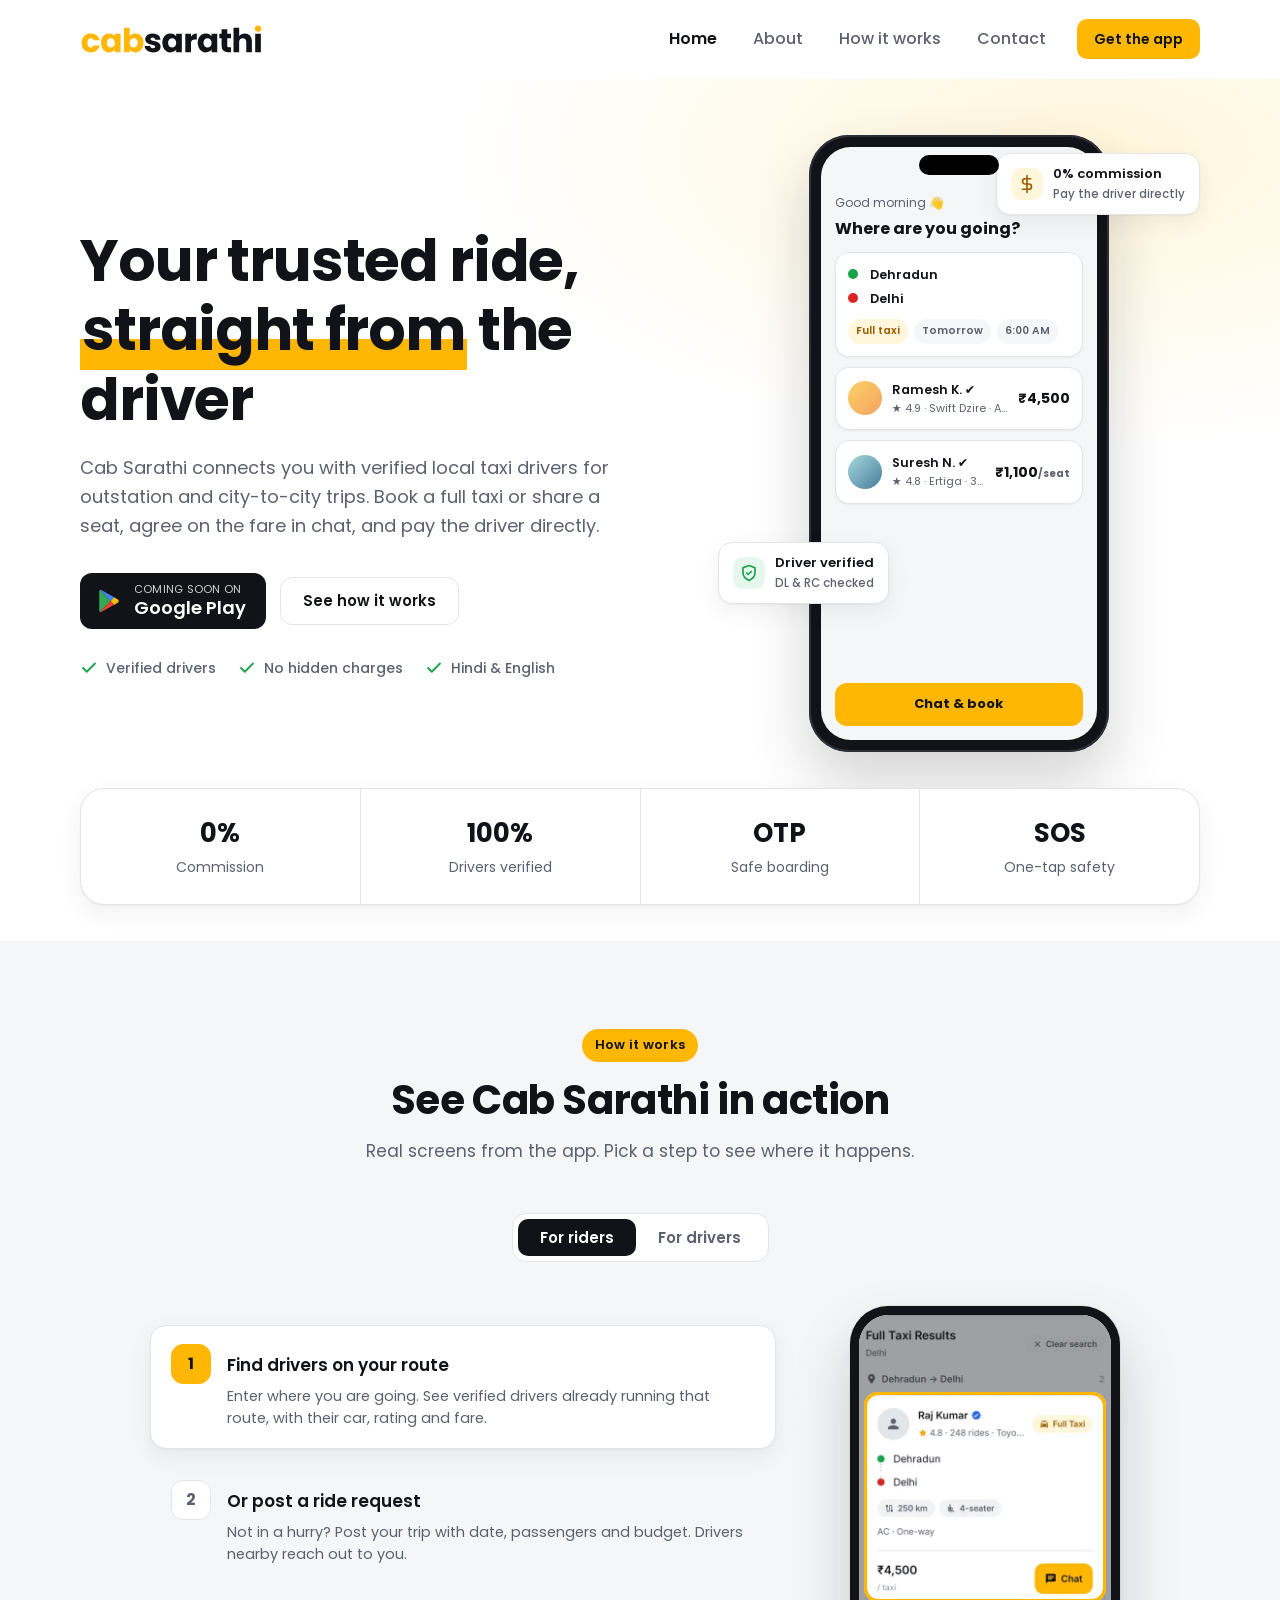
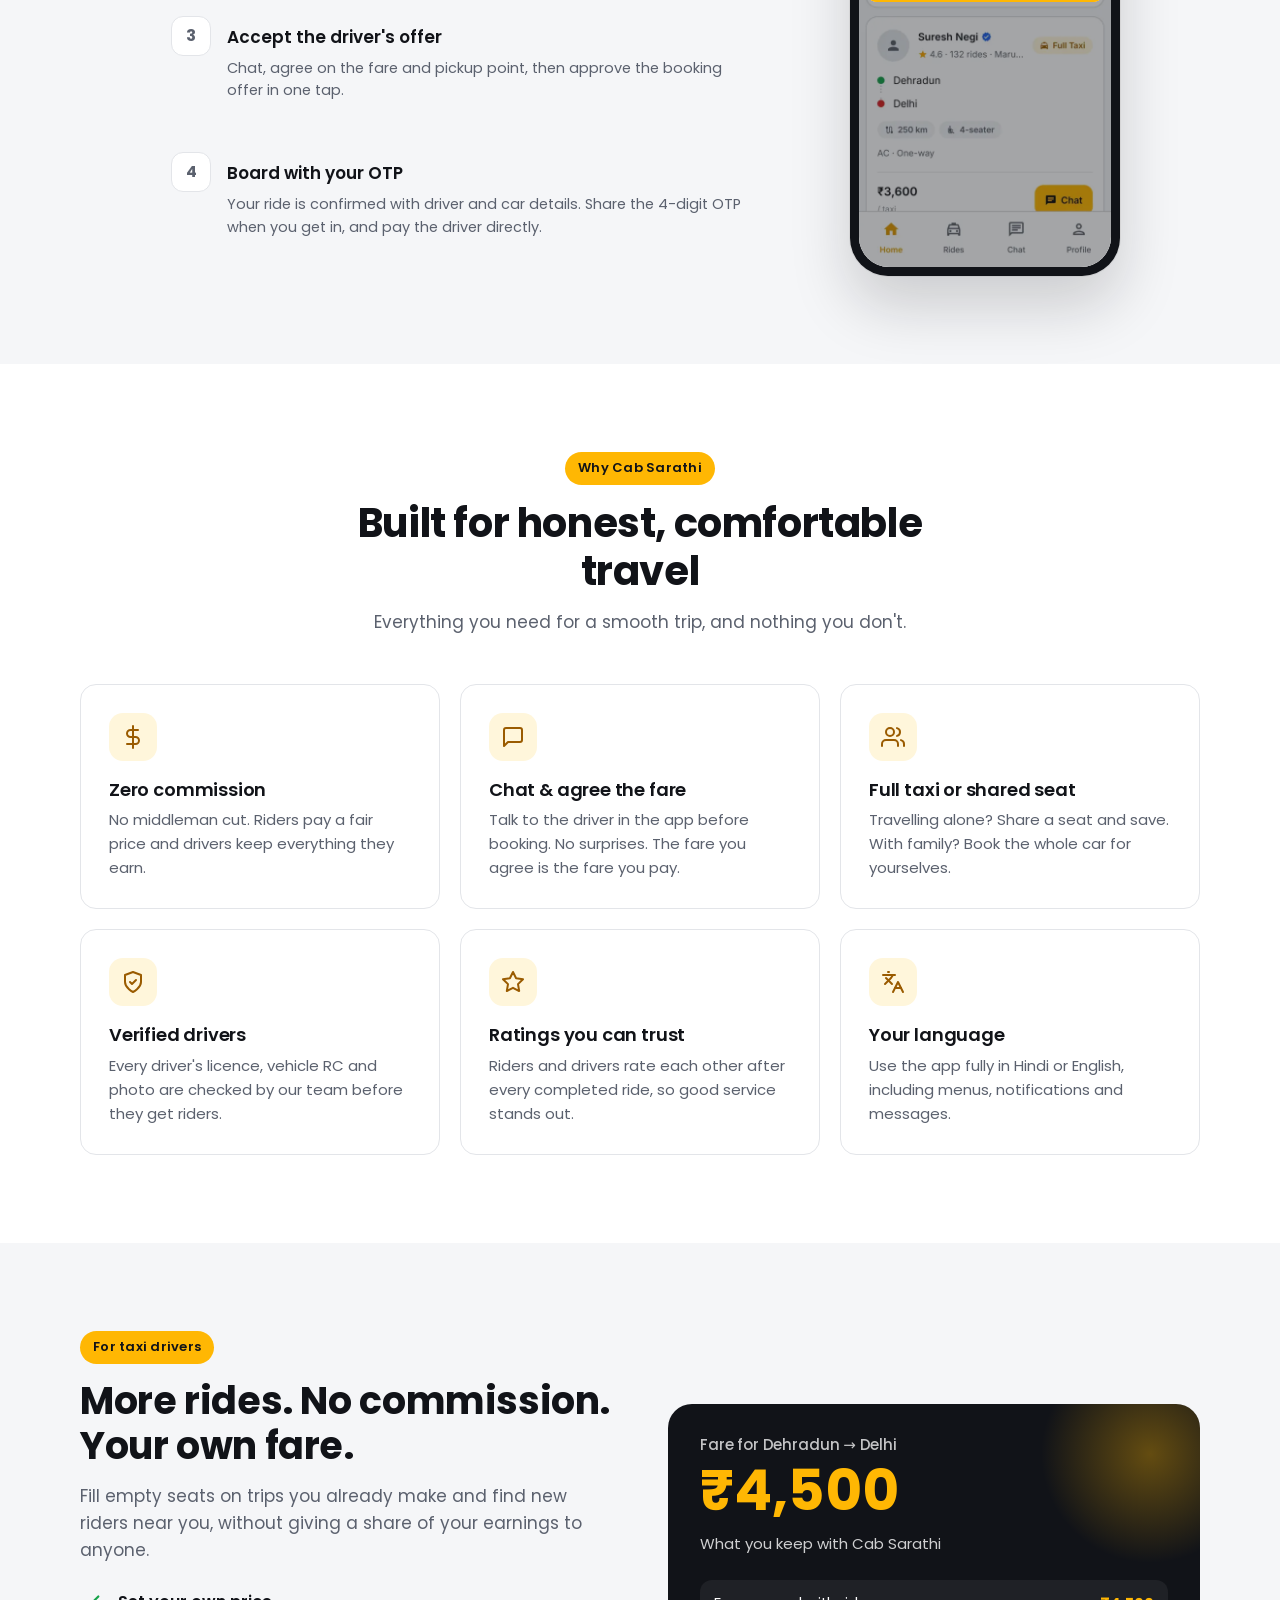
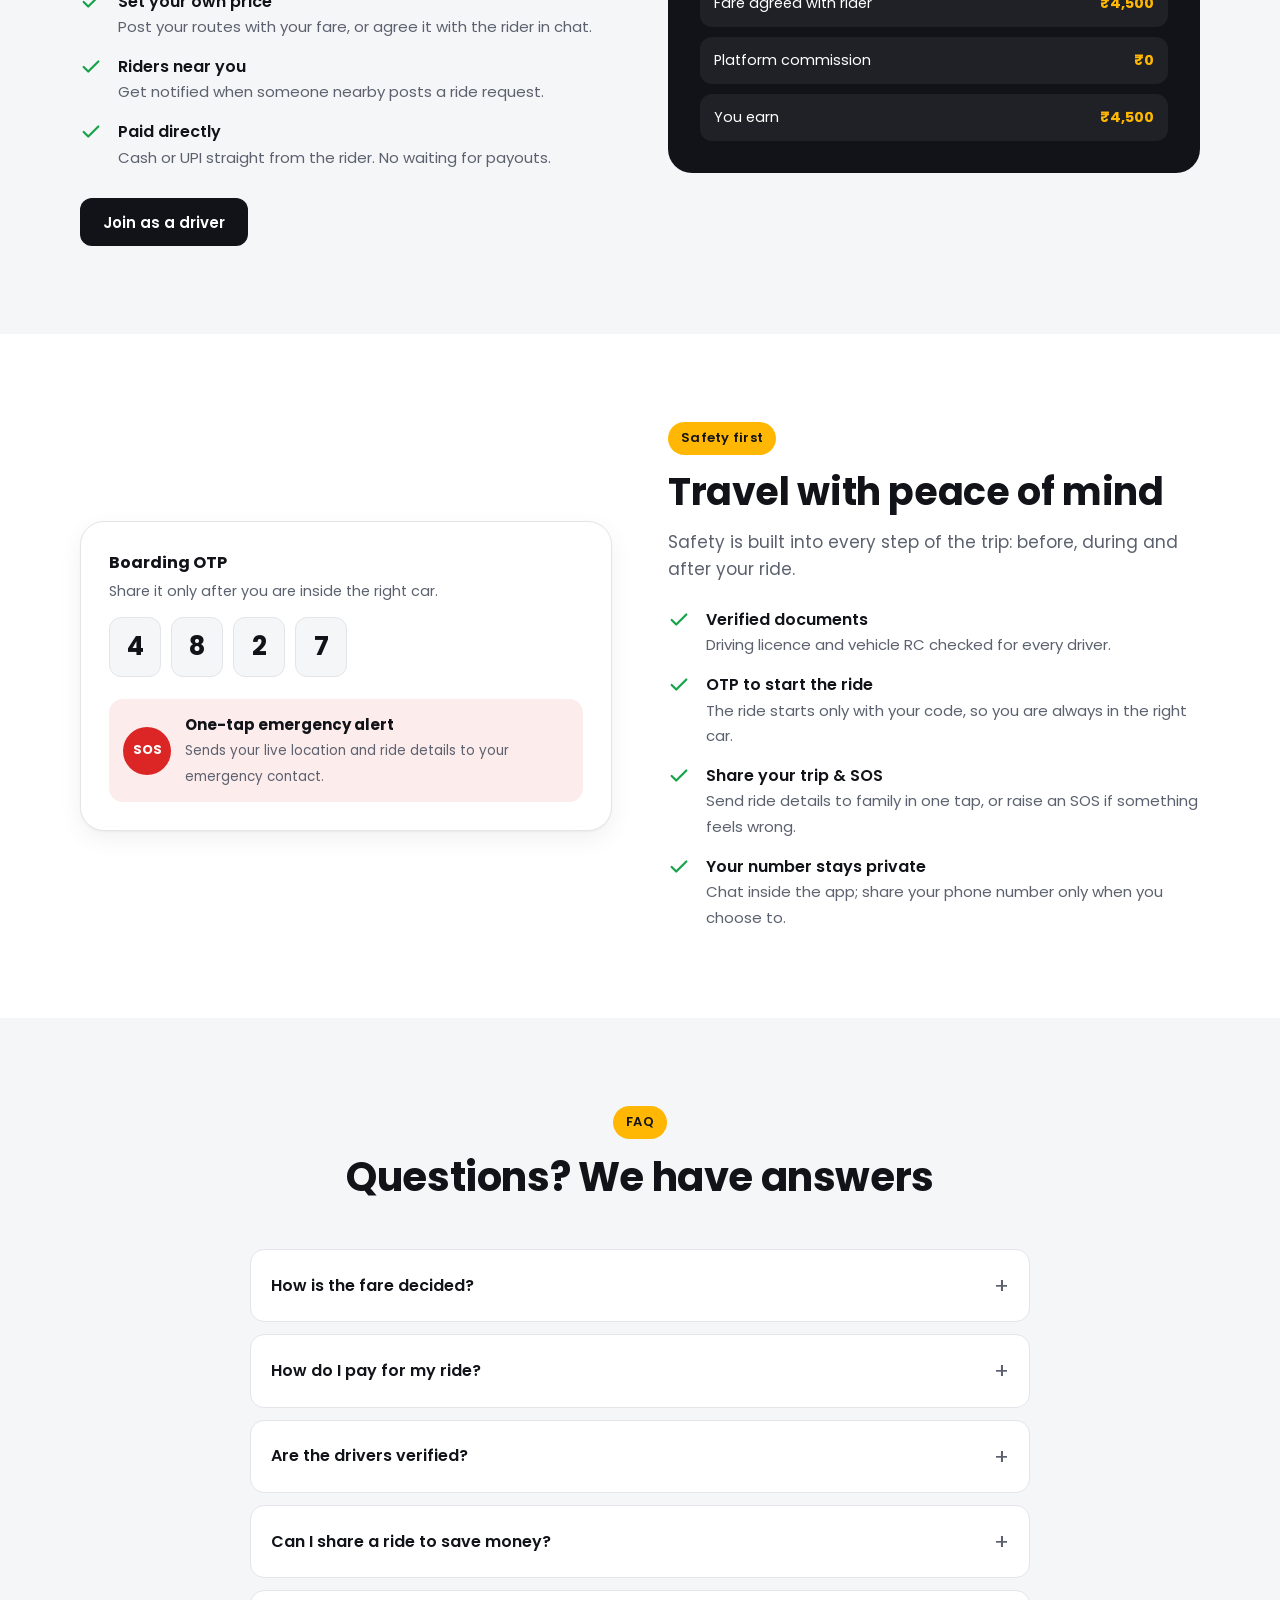
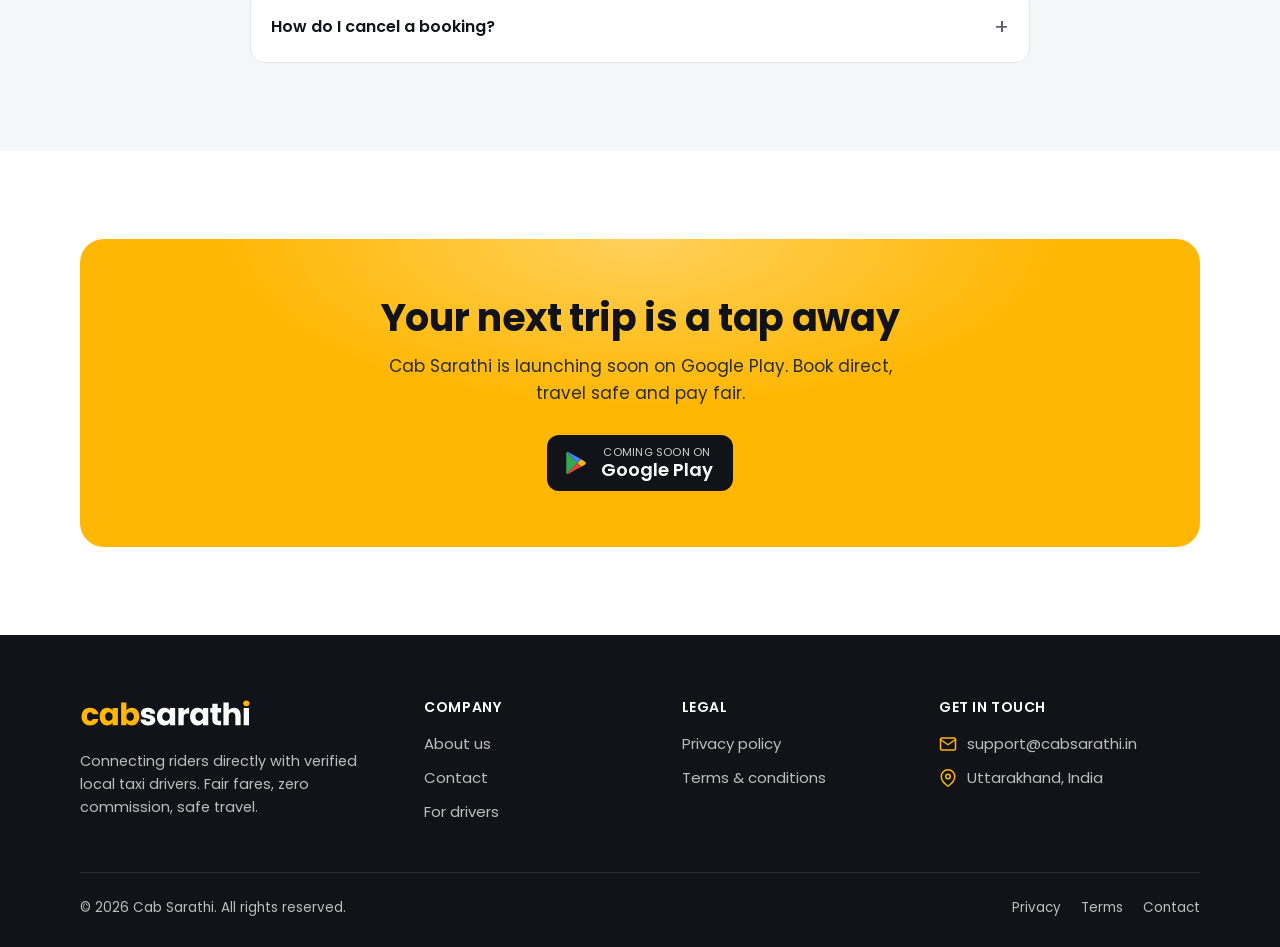
<file: index.html>
<!doctype html>
<html lang="en">
<head>
  <meta charset="utf-8">
  <meta name="viewport" content="width=device-width, initial-scale=1">
  <title>Cab Sarathi — Book outstation cabs directly with local drivers</title>
  <meta name="description" content="Cab Sarathi connects riders with verified local taxi drivers. Book a full taxi or share a seat, agree the fare in chat, and pay the driver directly — zero commission.">
  <meta name="theme-color" content="#FFB703">
  <link rel="canonical" href="https://cabsarathi.in/">
  <link rel="icon" href="/assets/favicon.svg" type="image/svg+xml">

  <meta property="og:type" content="website">
  <meta property="og:title" content="Cab Sarathi — Direct cabs, zero commission">
  <meta property="og:description" content="Book a full taxi or share a seat with verified local drivers. Agree the fare in chat and pay the driver directly.">
  <meta property="og:url" content="https://cabsarathi.in/">

  <link rel="preconnect" href="https://fonts.googleapis.com">
  <link rel="preconnect" href="https://fonts.gstatic.com" crossorigin>
  <link href="https://fonts.googleapis.com/css2?family=Poppins:wght@400;500;600;700&display=swap" rel="stylesheet">
  <link rel="stylesheet" href="/styles.css">
</head>
<body>
  <a class="skip-link" href="#main">Skip to content</a>

  <header class="site-header" id="top">
    <div class="container header-inner">
      <a class="brand" href="/" aria-label="Cab Sarathi home">
        <img class="brand-logo" src="/assets/logo-wordmark.svg" alt="" width="183" height="30">
      </a>

      <button class="menu-toggle" type="button" aria-label="Open menu" aria-expanded="false" aria-controls="site-nav">
        <span></span>
      </button>

      <nav class="nav" id="site-nav" aria-label="Main">
        <a href="/" aria-current="page">Home</a>
        <a href="/about">About</a>
        <a href="/#how-it-works">How it works</a>
        <a href="/contact">Contact</a>
        <a class="btn btn-primary btn-sm" href="#download">Get the app</a>
      </nav>
    </div>
  </header>

  <main id="main">
    <section class="hero">
      <div class="container hero-grid">
        <div class="hero-copy">
          <h1>Your trusted ride, <em>straight from</em> the driver</h1>
          <p class="hero-lead">
            Cab Sarathi connects you with verified local taxi drivers for outstation and city-to-city trips.
            Book a full taxi or share a seat, agree on the fare in chat, and pay the driver directly.
          </p>
          <div class="hero-actions">
            <a class="store-badge" href="#download" aria-label="Get Cab Sarathi on Google Play">
              <svg viewBox="0 0 24 24" aria-hidden="true"><path fill="#34A853" d="M3.6 1.8 13.4 12l-9.8 10.2c-.4-.2-.6-.6-.6-1.1V2.9c0-.5.2-.9.6-1.1Z"/><path fill="#FBBC04" d="m16.8 8.6 3.3 1.9c1.2.7 1.2 2.3 0 3l-3.3 1.9L13.4 12l3.4-3.4Z"/><path fill="#4285F4" d="M3.6 1.8c.3-.2.8-.2 1.2 0l12 6.8-3.4 3.4L3.6 1.8Z"/><path fill="#EA4335" d="M13.4 12l3.4 3.4-12 6.8c-.4.2-.9.2-1.2 0L13.4 12Z"/></svg>
              <span><small>COMING SOON ON</small><strong>Google Play</strong></span>
            </a>
            <a class="btn btn-ghost" href="#how-it-works">See how it works</a>
          </div>
          <ul class="hero-points">
            <li><svg viewBox="0 0 24 24" fill="none" stroke="currentColor" stroke-width="2.4" stroke-linecap="round" stroke-linejoin="round" aria-hidden="true"><path d="M20 6 9 17l-5-5"/></svg>Verified drivers</li>
            <li><svg viewBox="0 0 24 24" fill="none" stroke="currentColor" stroke-width="2.4" stroke-linecap="round" stroke-linejoin="round" aria-hidden="true"><path d="M20 6 9 17l-5-5"/></svg>No hidden charges</li>
            <li><svg viewBox="0 0 24 24" fill="none" stroke="currentColor" stroke-width="2.4" stroke-linecap="round" stroke-linejoin="round" aria-hidden="true"><path d="M20 6 9 17l-5-5"/></svg>Hindi &amp; English</li>
          </ul>
        </div>

        <div class="phone-wrap" aria-hidden="true">
          <div class="phone">
            <div class="screen">
              <div class="s-hello">Good morning 👋</div>
              <div class="s-title">Where are you going?</div>
              <div class="s-card">
                <div class="s-route">
                  <i class="s-dot from"></i><span>Dehradun</span>
                  <i class="s-dot to"></i><span>Delhi</span>
                </div>
                <div class="s-meta">
                  <span class="s-chip brand">Full taxi</span>
                  <span class="s-chip">Tomorrow</span>
                  <span class="s-chip">6:00 AM</span>
                </div>
              </div>
              <div class="s-card">
                <div class="s-driver">
                  <i class="s-avatar"></i>
                  <div><div class="s-name">Ramesh K. ✔</div><div class="s-sub">★ 4.9 · Swift Dzire · AC</div></div>
                  <div class="s-fare">₹4,500</div>
                </div>
              </div>
              <div class="s-card">
                <div class="s-driver">
                  <i class="s-avatar" style="background:linear-gradient(135deg,#a8dadc,#457b9d)"></i>
                  <div><div class="s-name">Suresh N. ✔</div><div class="s-sub">★ 4.8 · Ertiga · 3 seats</div></div>
                  <div class="s-fare">₹1,100<small style="font-size:10px;color:var(--muted)">/seat</small></div>
                </div>
              </div>
              <div class="s-btn">Chat &amp; book</div>
            </div>
          </div>
          <div class="float-card float-1">
            <span class="ic"><svg viewBox="0 0 24 24" fill="none" stroke="currentColor" stroke-width="2.2" stroke-linecap="round" stroke-linejoin="round"><path d="M12 22s8-4 8-10V5l-8-3-8 3v7c0 6 8 10 8 10Z"/><path d="m9 12 2 2 4-4"/></svg></span>
            <span>Driver verified<small>DL &amp; RC checked</small></span>
          </div>
          <div class="float-card float-2">
            <span class="ic"><svg viewBox="0 0 24 24" fill="none" stroke="currentColor" stroke-width="2.2" stroke-linecap="round" stroke-linejoin="round"><path d="M12 1v22M17 5H9.5a3.5 3.5 0 0 0 0 7h5a3.5 3.5 0 0 1 0 7H6"/></svg></span>
            <span>0% commission<small>Pay the driver directly</small></span>
          </div>
        </div>
      </div>
    </section>

    <section class="stats" aria-label="Highlights">
      <div class="container">
        <div class="stats-grid">
          <div class="stat"><strong>0%</strong><span>Commission</span></div>
          <div class="stat"><strong>100%</strong><span>Drivers verified</span></div>
          <div class="stat"><strong>OTP</strong><span>Safe boarding</span></div>
          <div class="stat"><strong>SOS</strong><span>One-tap safety</span></div>
        </div>
      </div>
    </section>

    <section class="section-muted" id="how-it-works">
      <div class="container">
        <div class="section-head">
          <span class="eyebrow">How it works</span>
          <h2>See Cab Sarathi in action</h2>
          <p>Real screens from the app. Pick a step to see where it happens.</p>
        </div>

        <div class="tabs-wrap">
          <div class="tabs" role="tablist" aria-label="Choose your role">
            <button class="tab" role="tab" id="tab-riders" aria-selected="true" aria-controls="steps-riders">For riders</button>
            <button class="tab" role="tab" id="tab-drivers" aria-selected="false" aria-controls="steps-drivers" tabindex="-1">For drivers</button>
          </div>
        </div>

        <div class="hiw" id="steps-riders" role="tabpanel" aria-labelledby="tab-riders">
          <ol class="hiw-steps">
            <li><button class="hiw-step" type="button" data-shot="/assets/screens/rider_search.webp" data-hl="14,2,96,38" aria-current="step">
              <span><span class="hiw-t">Find drivers on your route</span><span class="hiw-d">Enter where you are going. See verified drivers already running that route, with their car, rating and fare.</span></span>
            </button></li>
            <li><button class="hiw-step" type="button" data-shot="/assets/screens/rider_request.webp" data-hl="34,3,94,56">
              <span><span class="hiw-t">Or post a ride request</span><span class="hiw-d">Not in a hurry? Post your trip with date, passengers and budget. Drivers nearby reach out to you.</span></span>
            </button></li>
            <li><button class="hiw-step" type="button" data-shot="/assets/screens/rider_chat.webp" data-hl="37.5,3,94,41.5">
              <span><span class="hiw-t">Accept the driver's offer</span><span class="hiw-d">Chat, agree on the fare and pickup point, then approve the booking offer in one tap.</span></span>
            </button></li>
            <li><button class="hiw-step" type="button" data-shot="/assets/screens/rider_ride.webp" data-hl="35.5,2,96,20">
              <span><span class="hiw-t">Board with your OTP</span><span class="hiw-d">Your ride is confirmed with driver and car details. Share the 4-digit OTP when you get in, and pay the driver directly.</span></span>
            </button></li>
          </ol>
          <div class="hiw-media">
            <div class="device">
              <div class="device-screen">
                <img src="/assets/screens/rider_search.webp" alt="Cab Sarathi app screen" width="540" height="1140" loading="lazy">
                <span class="hiw-hl" aria-hidden="true" style="--t:14%;--l:2%;--w:96%;--h:38%"></span>
              </div>
            </div>
          </div>
        </div>

        <div class="hiw" id="steps-drivers" role="tabpanel" aria-labelledby="tab-drivers" hidden>
          <ol class="hiw-steps">
            <li><button class="hiw-step" type="button" data-shot="/assets/screens/driver_route.webp" data-hl="23,2,96,23" aria-current="step">
              <span><span class="hiw-t">Create your route</span><span class="hiw-d">Add the routes you run, full taxi or shared seats, and set your own fare.</span></span>
            </button></li>
            <li><button class="hiw-step" type="button" data-shot="/assets/screens/driver_nearby.webp" data-hl="45,3,82,39">
              <span><span class="hiw-t">See nearby ride requests</span><span class="hiw-d">Riders near you post trips live. See the route, time, passengers and budget, and talk to the rider.</span></span>
            </button></li>
            <li><button class="hiw-step" type="button" data-shot="/assets/screens/driver_chat.webp" data-hl="52,3,94,34">
              <span><span class="hiw-t">Send your offer</span><span class="hiw-d">Chat with the rider and send a booking offer. Once approved, the ride is yours with 0% commission.</span></span>
            </button></li>
          </ol>
          <div class="hiw-media">
            <div class="device">
              <div class="device-screen">
                <img src="/assets/screens/driver_route.webp" alt="Cab Sarathi app screen" width="540" height="1140" loading="lazy">
                <span class="hiw-hl" aria-hidden="true" style="--t:23%;--l:2%;--w:96%;--h:23%"></span>
              </div>
            </div>
          </div>
        </div>
      </div>
    </section>

    <section id="features">
      <div class="container">
        <div class="section-head">
          <span class="eyebrow">Why Cab Sarathi</span>
          <h2>Built for honest, comfortable travel</h2>
          <p>Everything you need for a smooth trip, and nothing you don't.</p>
        </div>

        <div class="features">
          <article class="feature">
            <div class="ic"><svg viewBox="0 0 24 24" fill="none" stroke="currentColor" stroke-width="2" stroke-linecap="round" stroke-linejoin="round" aria-hidden="true"><path d="M12 1v22M17 5H9.5a3.5 3.5 0 0 0 0 7h5a3.5 3.5 0 0 1 0 7H6"/></svg></div>
            <h3>Zero commission</h3>
            <p>No middleman cut. Riders pay a fair price and drivers keep everything they earn.</p>
          </article>
          <article class="feature">
            <div class="ic"><svg viewBox="0 0 24 24" fill="none" stroke="currentColor" stroke-width="2" stroke-linecap="round" stroke-linejoin="round" aria-hidden="true"><path d="M21 15a2 2 0 0 1-2 2H7l-4 4V5a2 2 0 0 1 2-2h14a2 2 0 0 1 2 2z"/></svg></div>
            <h3>Chat &amp; agree the fare</h3>
            <p>Talk to the driver in the app before booking. No surprises. The fare you agree is the fare you pay.</p>
          </article>
          <article class="feature">
            <div class="ic"><svg viewBox="0 0 24 24" fill="none" stroke="currentColor" stroke-width="2" stroke-linecap="round" stroke-linejoin="round" aria-hidden="true"><path d="M17 21v-2a4 4 0 0 0-4-4H5a4 4 0 0 0-4 4v2"/><circle cx="9" cy="7" r="4"/><path d="M23 21v-2a4 4 0 0 0-3-3.87M16 3.13a4 4 0 0 1 0 7.75"/></svg></div>
            <h3>Full taxi or shared seat</h3>
            <p>Travelling alone? Share a seat and save. With family? Book the whole car for yourselves.</p>
          </article>
          <article class="feature">
            <div class="ic"><svg viewBox="0 0 24 24" fill="none" stroke="currentColor" stroke-width="2" stroke-linecap="round" stroke-linejoin="round" aria-hidden="true"><path d="M12 22s8-4 8-10V5l-8-3-8 3v7c0 6 8 10 8 10z"/><path d="m9 12 2 2 4-4"/></svg></div>
            <h3>Verified drivers</h3>
            <p>Every driver's licence, vehicle RC and photo are checked by our team before they get riders.</p>
          </article>
          <article class="feature">
            <div class="ic"><svg viewBox="0 0 24 24" fill="none" stroke="currentColor" stroke-width="2" stroke-linecap="round" stroke-linejoin="round" aria-hidden="true"><polygon points="12 2 15.09 8.26 22 9.27 17 14.14 18.18 21.02 12 17.77 5.82 21.02 7 14.14 2 9.27 8.91 8.26 12 2"/></svg></div>
            <h3>Ratings you can trust</h3>
            <p>Riders and drivers rate each other after every completed ride, so good service stands out.</p>
          </article>
          <article class="feature">
            <div class="ic"><svg viewBox="0 0 24 24" fill="none" stroke="currentColor" stroke-width="2" stroke-linecap="round" stroke-linejoin="round" aria-hidden="true"><path d="m5 8 6 6"/><path d="m4 14 6-6 2-3"/><path d="M2 5h12"/><path d="M7 2h1"/><path d="m22 22-5-10-5 10"/><path d="M14 18h6"/></svg></div>
            <h3>Your language</h3>
            <p>Use the app fully in Hindi or English, including menus, notifications and messages.</p>
          </article>
        </div>
      </div>
    </section>

    <section class="section-muted" id="drivers">
      <div class="container split">
        <div>
          <span class="eyebrow">For taxi drivers</span>
          <h2>More rides. No commission. Your own fare.</h2>
          <p class="lead">Fill empty seats on trips you already make and find new riders near you, without giving a share of your earnings to anyone.</p>
          <ul class="checklist">
            <li><svg viewBox="0 0 24 24" fill="none" stroke="currentColor" stroke-width="2.4" stroke-linecap="round" stroke-linejoin="round" aria-hidden="true"><path d="M20 6 9 17l-5-5"/></svg><div><strong>Set your own price</strong><span>Post your routes with your fare, or agree it with the rider in chat.</span></div></li>
            <li><svg viewBox="0 0 24 24" fill="none" stroke="currentColor" stroke-width="2.4" stroke-linecap="round" stroke-linejoin="round" aria-hidden="true"><path d="M20 6 9 17l-5-5"/></svg><div><strong>Riders near you</strong><span>Get notified when someone nearby posts a ride request.</span></div></li>
            <li><svg viewBox="0 0 24 24" fill="none" stroke="currentColor" stroke-width="2.4" stroke-linecap="round" stroke-linejoin="round" aria-hidden="true"><path d="M20 6 9 17l-5-5"/></svg><div><strong>Paid directly</strong><span>Cash or UPI straight from the rider. No waiting for payouts.</span></div></li>
          </ul>
          <a class="btn btn-dark" href="#download">Join as a driver</a>
        </div>
        <div class="split-media">
          <div class="panel">
            <h3>Fare for Dehradun → Delhi</h3>
            <div class="big">₹4,500</div>
            <p>What you keep with Cab Sarathi</p>
            <div class="panel-rows">
              <div class="panel-row"><span>Fare agreed with rider</span><b>₹4,500</b></div>
              <div class="panel-row"><span>Platform commission</span><b>₹0</b></div>
              <div class="panel-row"><span>You earn</span><b>₹4,500</b></div>
            </div>
          </div>
        </div>
      </div>
    </section>

    <section id="safety">
      <div class="container split reverse">
        <div class="split-media">
          <div class="safety-card">
            <strong>Boarding OTP</strong>
            <p style="color:var(--muted);font-size:14.5px;margin-top:4px">Share it only after you are inside the right car.</p>
            <div class="otp-box" aria-label="Example OTP 4 8 2 7"><span>4</span><span>8</span><span>2</span><span>7</span></div>
            <div class="sos-row">
              <div class="sos">SOS</div>
              <div><strong>One-tap emergency alert</strong><span>Sends your live location and ride details to your emergency contact.</span></div>
            </div>
          </div>
        </div>
        <div>
          <span class="eyebrow">Safety first</span>
          <h2>Travel with peace of mind</h2>
          <p class="lead">Safety is built into every step of the trip: before, during and after your ride.</p>
          <ul class="checklist">
            <li><svg viewBox="0 0 24 24" fill="none" stroke="currentColor" stroke-width="2.4" stroke-linecap="round" stroke-linejoin="round" aria-hidden="true"><path d="M20 6 9 17l-5-5"/></svg><div><strong>Verified documents</strong><span>Driving licence and vehicle RC checked for every driver.</span></div></li>
            <li><svg viewBox="0 0 24 24" fill="none" stroke="currentColor" stroke-width="2.4" stroke-linecap="round" stroke-linejoin="round" aria-hidden="true"><path d="M20 6 9 17l-5-5"/></svg><div><strong>OTP to start the ride</strong><span>The ride starts only with your code, so you are always in the right car.</span></div></li>
            <li><svg viewBox="0 0 24 24" fill="none" stroke="currentColor" stroke-width="2.4" stroke-linecap="round" stroke-linejoin="round" aria-hidden="true"><path d="M20 6 9 17l-5-5"/></svg><div><strong>Share your trip &amp; SOS</strong><span>Send ride details to family in one tap, or raise an SOS if something feels wrong.</span></div></li>
            <li><svg viewBox="0 0 24 24" fill="none" stroke="currentColor" stroke-width="2.4" stroke-linecap="round" stroke-linejoin="round" aria-hidden="true"><path d="M20 6 9 17l-5-5"/></svg><div><strong>Your number stays private</strong><span>Chat inside the app; share your phone number only when you choose to.</span></div></li>
          </ul>
        </div>
      </div>
    </section>

    <section class="section-muted" id="faq">
      <div class="container">
        <div class="section-head">
          <span class="eyebrow">FAQ</span>
          <h2>Questions? We have answers</h2>
        </div>
        <div class="faq">
          <details>
            <summary>How is the fare decided?</summary>
            <p>Drivers set their own fares, and you can discuss it with them in chat. Cab Sarathi does not add any commission or hidden charges. You pay exactly what you agreed.</p>
          </details>
          <details>
            <summary>How do I pay for my ride?</summary>
            <p>You pay the driver directly in cash or UPI, as you both agree. No money is charged inside the app.</p>
          </details>
          <details>
            <summary>Are the drivers verified?</summary>
            <p>Yes. Every driver submits their driving licence, vehicle RC and photo, and our team reviews them before the driver can see riders' requests.</p>
          </details>
          <details>
            <summary>Can I share a ride to save money?</summary>
            <p>Yes. Many drivers offer seat sharing on their routes. Book only the seats you need and split the cost of the trip.</p>
          </details>
          <details>
            <summary>How do I cancel a booking?</summary>
            <p>Open the ride in the Rides tab and tap "Cancel ride". The other person is notified immediately.</p>
          </details>
        </div>
      </div>
    </section>

    <section class="cta" id="download">
      <div class="container" style="padding-top:88px">
        <div class="cta-box">
          <h2>Your next trip is a tap away</h2>
          <p>Cab Sarathi is launching soon on Google Play. Book direct, travel safe and pay fair.</p>
          <a class="store-badge" href="#download" aria-label="Cab Sarathi on Google Play, coming soon">
            <svg viewBox="0 0 24 24" aria-hidden="true"><path fill="#34A853" d="M3.6 1.8 13.4 12l-9.8 10.2c-.4-.2-.6-.6-.6-1.1V2.9c0-.5.2-.9.6-1.1Z"/><path fill="#FBBC04" d="m16.8 8.6 3.3 1.9c1.2.7 1.2 2.3 0 3l-3.3 1.9L13.4 12l3.4-3.4Z"/><path fill="#4285F4" d="M3.6 1.8c.3-.2.8-.2 1.2 0l12 6.8-3.4 3.4L3.6 1.8Z"/><path fill="#EA4335" d="M13.4 12l3.4 3.4-12 6.8c-.4.2-.9.2-1.2 0L13.4 12Z"/></svg>
            <span><small>COMING SOON ON</small><strong>Google Play</strong></span>
          </a>
        </div>
      </div>
    </section>
  </main>

  <footer class="site-footer">
    <div class="container">
      <div class="footer-grid">
        <div class="footer-brand">
          <a class="brand" href="/" aria-label="Cab Sarathi home">
            <img class="brand-logo" src="/assets/logo-wordmark-white.svg" alt="" width="183" height="30">
          </a>
          <p class="footer-about">Connecting riders directly with verified local taxi drivers. Fair fares, zero commission, safe travel.</p>
        </div>
        <div class="footer-col">
          <h4>Company</h4>
          <ul>
            <li><a href="/about">About us</a></li>
            <li><a href="/contact">Contact</a></li>
            <li><a href="/#drivers">For drivers</a></li>
          </ul>
        </div>
        <div class="footer-col">
          <h4>Legal</h4>
          <ul>
            <li><a href="/privacy">Privacy policy</a></li>
            <li><a href="/terms">Terms &amp; conditions</a></li>
          </ul>
        </div>
        <div class="footer-col footer-contact-col">
          <h4>Get in touch</h4>
          <ul class="footer-contact">
            <li><svg viewBox="0 0 24 24" fill="none" stroke="currentColor" stroke-width="2" stroke-linecap="round" stroke-linejoin="round" aria-hidden="true"><rect x="2" y="4" width="20" height="16" rx="2"/><path d="m22 6-10 7L2 6"/></svg><a href="mailto:support@cabsarathi.in">support@cabsarathi.in</a></li>
            <li><svg viewBox="0 0 24 24" fill="none" stroke="currentColor" stroke-width="2" stroke-linecap="round" stroke-linejoin="round" aria-hidden="true"><path d="M21 10c0 7-9 13-9 13S3 17 3 10a9 9 0 0 1 18 0z"/><circle cx="12" cy="10" r="3"/></svg><span>Uttarakhand, India</span></li>
          </ul>
        </div>
      </div>
      <div class="footer-bottom">
        <span>© <span id="year">2026</span> Cab Sarathi. All rights reserved.</span>
        <nav aria-label="Legal">
          <a href="/privacy">Privacy</a>
          <a href="/terms">Terms</a>
          <a href="/contact">Contact</a>
        </nav>
      </div>
    </div>
  </footer>

  <script src="/script.js" defer></script>
</body>
</html>
</file>
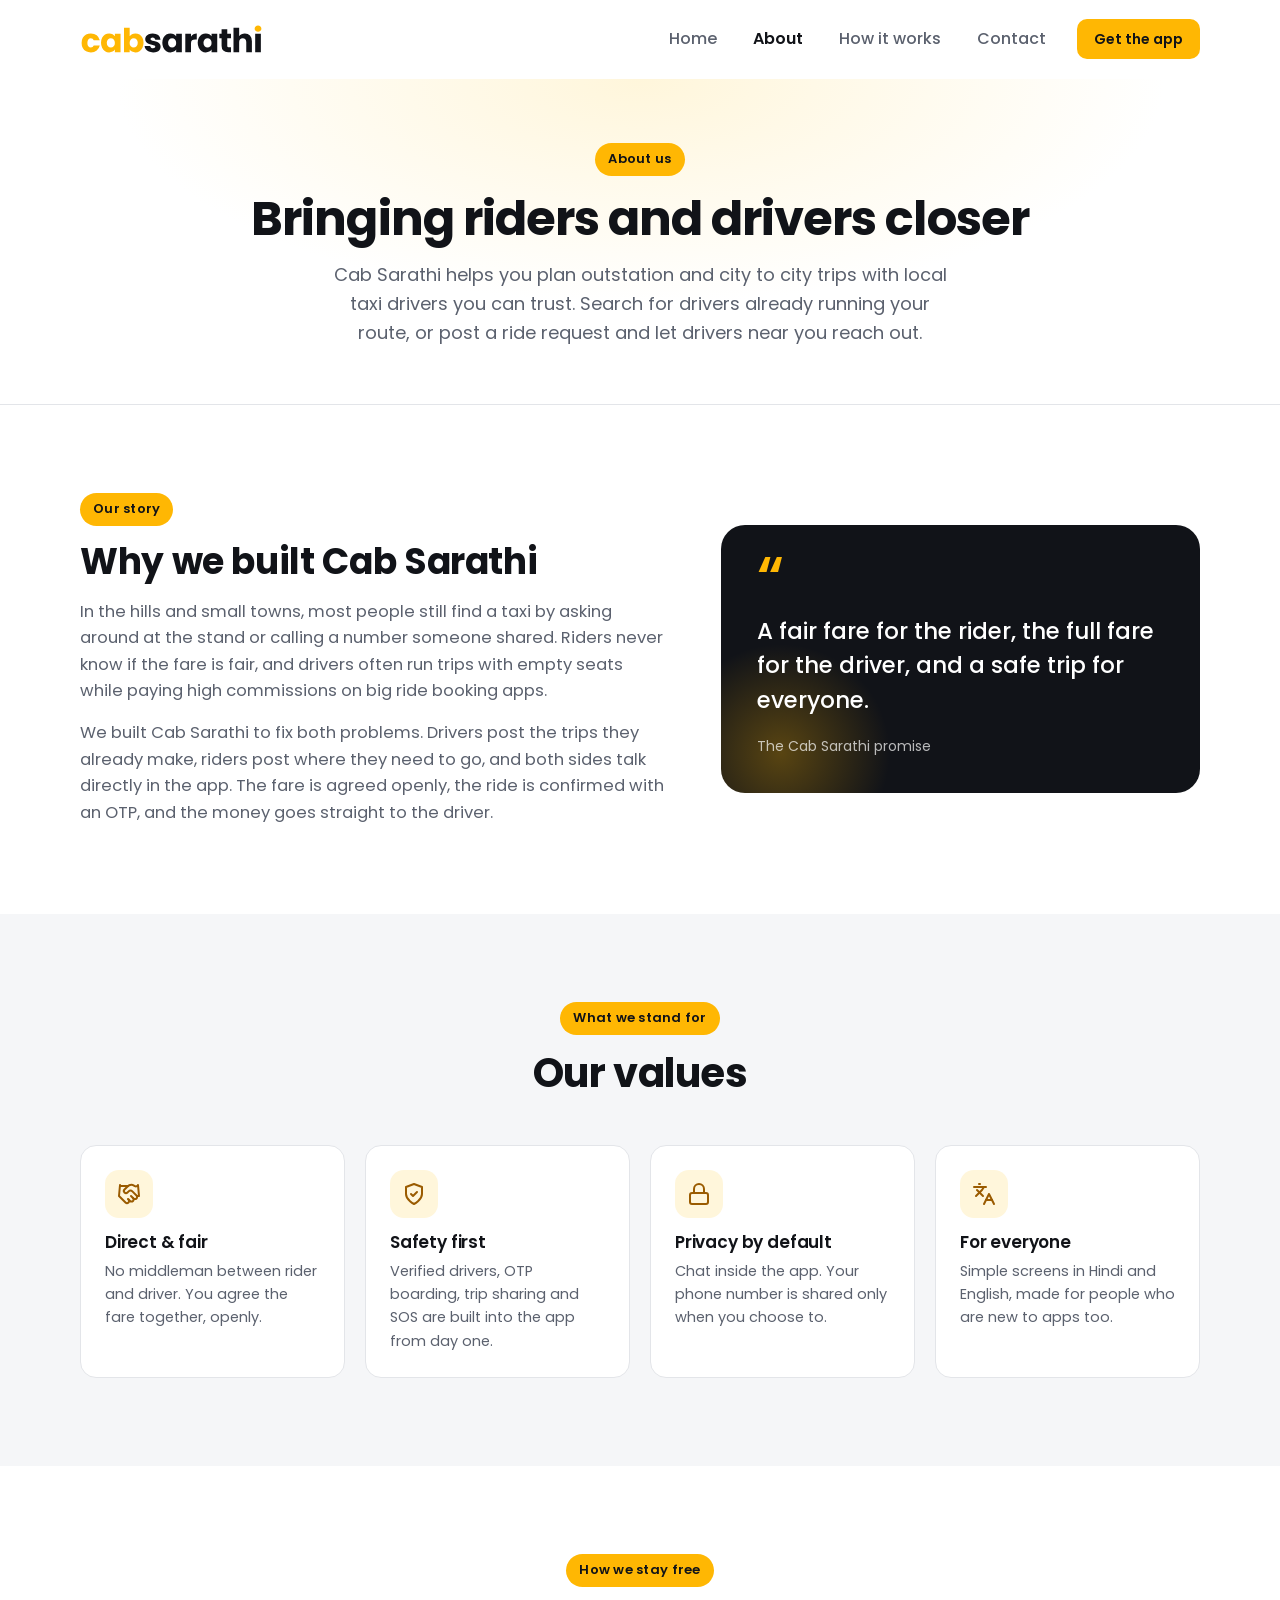
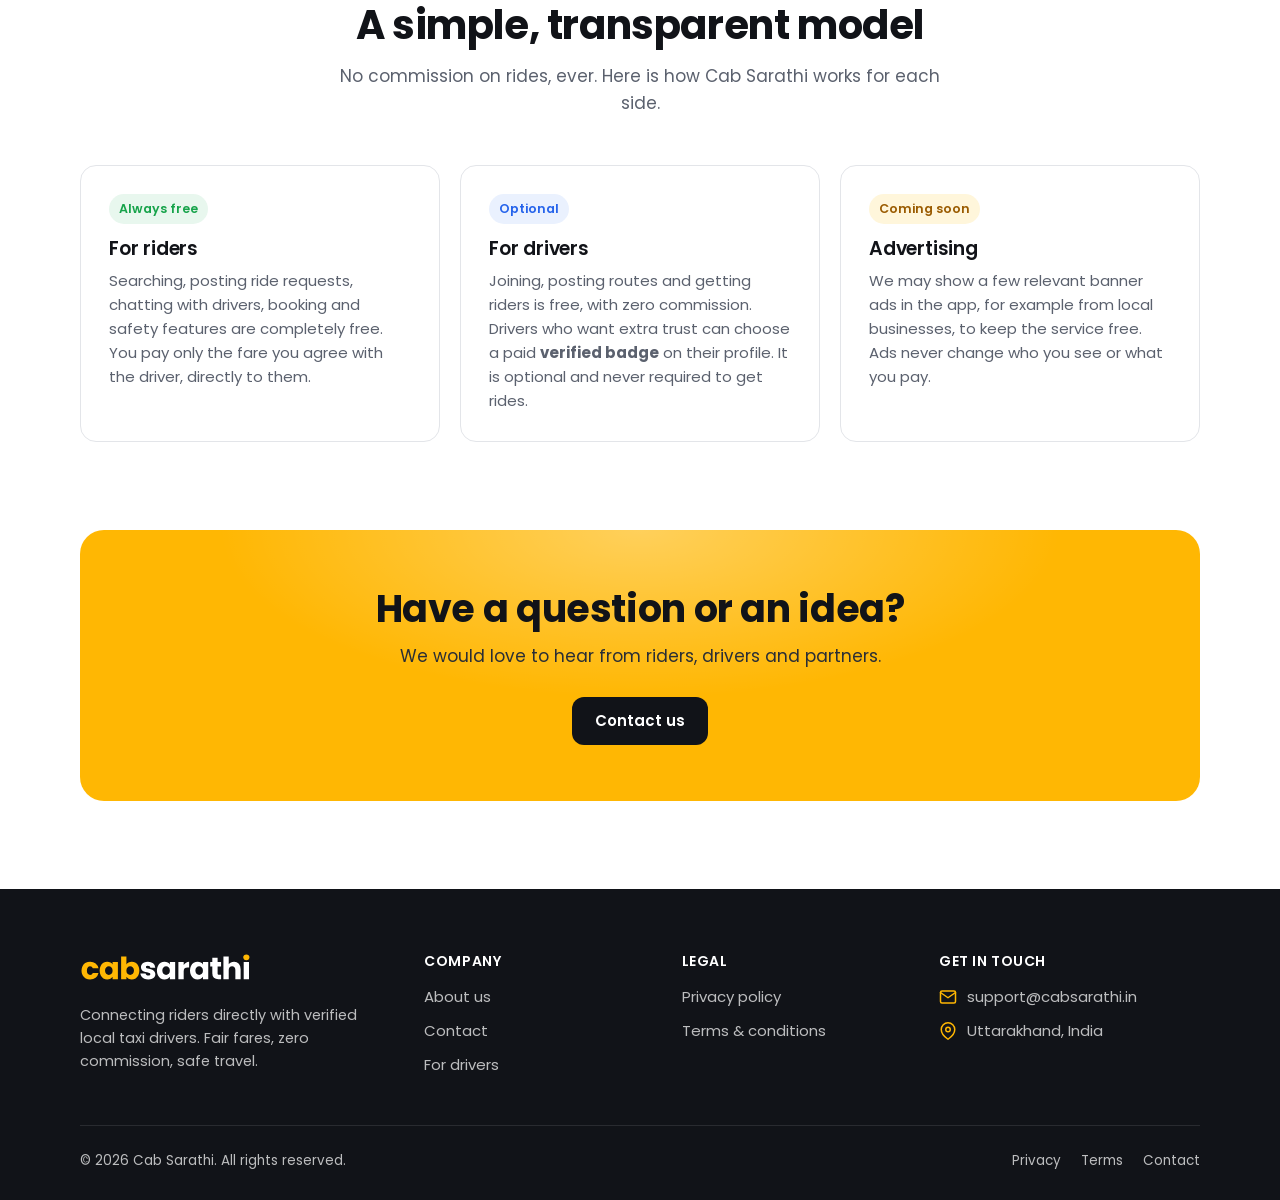
<file: about.html>
<!doctype html>
<html lang="en">
<head>
  <meta charset="utf-8">
  <meta name="viewport" content="width=device-width, initial-scale=1">
  <title>About us — Cab Sarathi</title>
  <meta name="description" content="Cab Sarathi connects riders directly with verified local taxi drivers. Learn about our story, values and our free, zero-commission model.">
  <meta name="theme-color" content="#FFB703">
  <link rel="canonical" href="https://cabsarathi.in/about">
  <link rel="icon" href="/assets/favicon.svg" type="image/svg+xml">
  <meta property="og:type" content="website">
  <meta property="og:title" content="About us — Cab Sarathi">
  <meta property="og:description" content="Cab Sarathi connects riders directly with verified local taxi drivers. Learn about our story, values and our free, zero-commission model.">
  <meta property="og:url" content="https://cabsarathi.in/about">

  <link rel="preconnect" href="https://fonts.googleapis.com">
  <link rel="preconnect" href="https://fonts.gstatic.com" crossorigin>
  <link href="https://fonts.googleapis.com/css2?family=Poppins:wght@400;500;600;700&display=swap" rel="stylesheet">
  <link rel="stylesheet" href="/styles.css">
</head>
<body>
  <a class="skip-link" href="#main">Skip to content</a>

  <header class="site-header" id="top">
    <div class="container header-inner">
      <a class="brand" href="/" aria-label="Cab Sarathi home">
        <img class="brand-logo" src="/assets/logo-wordmark.svg" alt="" width="183" height="30">
      </a>

      <button class="menu-toggle" type="button" aria-label="Open menu" aria-expanded="false" aria-controls="site-nav">
        <span></span>
      </button>

      <nav class="nav" id="site-nav" aria-label="Main">
        <a href="/">Home</a>
        <a href="/about" aria-current="page">About</a>
        <a href="/#how-it-works">How it works</a>
        <a href="/contact">Contact</a>
        <a class="btn btn-primary btn-sm" href="#download">Get the app</a>
      </nav>
    </div>
  </header>

  <main id="main">
    <section class="page-hero">
      <div class="container">
        <span class="eyebrow">About us</span>
        <h1>Bringing riders and drivers closer</h1>
        <p>Cab Sarathi helps you plan outstation and city to city trips with local taxi drivers you can trust. Search for drivers already running your route, or post a ride request and let drivers near you reach out.</p>
      </div>
    </section>

    <section>
      <div class="container about-intro">
        <div>
          <span class="eyebrow">Our story</span>
          <h2>Why we built Cab Sarathi</h2>
          <p>In the hills and small towns, most people still find a taxi by asking around at the stand or calling a number someone shared. Riders never know if the fare is fair, and drivers often run trips with empty seats while paying high commissions on big ride booking apps.</p>
          <p>We built Cab Sarathi to fix both problems. Drivers post the trips they already make, riders post where they need to go, and both sides talk directly in the app. The fare is agreed openly, the ride is confirmed with an OTP, and the money goes straight to the driver.</p>
        </div>
        <div class="quote-card">
          <blockquote>A fair fare for the rider, the full fare for the driver, and a safe trip for everyone.</blockquote>
          <cite>The Cab Sarathi promise</cite>
        </div>
      </div>
    </section>

    <section class="section-muted">
      <div class="container">
        <div class="section-head">
          <span class="eyebrow">What we stand for</span>
          <h2>Our values</h2>
        </div>
        <div class="values">
          <div class="value"><div class="ic"><svg viewBox="0 0 24 24" fill="none" stroke="currentColor" stroke-width="2" stroke-linecap="round" stroke-linejoin="round" aria-hidden="true"><path d="m11 17 2 2a1 1 0 1 0 3-3"/><path d="m14 14 2.5 2.5a1 1 0 1 0 3-3l-3.88-3.88a3 3 0 0 0-4.24 0l-.88.88a1 1 0 1 1-3-3l2.81-2.81a5.79 5.79 0 0 1 7.06-.87l.47.28a2 2 0 0 0 1.42.25L21 4"/><path d="m21 3 1 11h-2"/><path d="M3 3 2 14l6.5 6.5a1 1 0 1 0 3-3"/><path d="M3 4h8"/></svg></div><h3>Direct &amp; fair</h3><p>No middleman between rider and driver. You agree the fare together, openly.</p></div>
          <div class="value"><div class="ic"><svg viewBox="0 0 24 24" fill="none" stroke="currentColor" stroke-width="2" stroke-linecap="round" stroke-linejoin="round" aria-hidden="true"><path d="M12 22s8-4 8-10V5l-8-3-8 3v7c0 6 8 10 8 10z"/><path d="m9 12 2 2 4-4"/></svg></div><h3>Safety first</h3><p>Verified drivers, OTP boarding, trip sharing and SOS are built into the app from day one.</p></div>
          <div class="value"><div class="ic"><svg viewBox="0 0 24 24" fill="none" stroke="currentColor" stroke-width="2" stroke-linecap="round" stroke-linejoin="round" aria-hidden="true"><rect x="3" y="11" width="18" height="11" rx="2"/><path d="M7 11V7a5 5 0 0 1 10 0v4"/></svg></div><h3>Privacy by default</h3><p>Chat inside the app. Your phone number is shared only when you choose to.</p></div>
          <div class="value"><div class="ic"><svg viewBox="0 0 24 24" fill="none" stroke="currentColor" stroke-width="2" stroke-linecap="round" stroke-linejoin="round" aria-hidden="true"><path d="m5 8 6 6"/><path d="m4 14 6-6 2-3"/><path d="M2 5h12"/><path d="M7 2h1"/><path d="m22 22-5-10-5 10"/><path d="M14 18h6"/></svg></div><h3>For everyone</h3><p>Simple screens in Hindi and English, made for people who are new to apps too.</p></div>
        </div>
      </div>
    </section>

    <section>
      <div class="container">
        <div class="section-head">
          <span class="eyebrow">How we stay free</span>
          <h2>A simple, transparent model</h2>
          <p>No commission on rides, ever. Here is how Cab Sarathi works for each side.</p>
        </div>
        <div class="model">
          <article class="model-card">
            <span class="tag free">Always free</span>
            <h3>For riders</h3>
            <p>Searching, posting ride requests, chatting with drivers, booking and safety features are completely free. You pay only the fare you agree with the driver, directly to them.</p>
          </article>
          <article class="model-card">
            <span class="tag optional">Optional</span>
            <h3>For drivers</h3>
            <p>Joining, posting routes and getting riders is free, with zero commission. Drivers who want extra trust can choose a paid <strong>verified badge</strong> on their profile. It is optional and never required to get rides.</p>
          </article>
          <article class="model-card">
            <span class="tag soon">Coming soon</span>
            <h3>Advertising</h3>
            <p>We may show a few relevant banner ads in the app, for example from local businesses, to keep the service free. Ads never change who you see or what you pay.</p>
          </article>
        </div>
      </div>
    </section>

    <section class="cta" style="padding-top:0">
      <div class="container">
        <div class="cta-box">
          <h2>Have a question or an idea?</h2>
          <p>We would love to hear from riders, drivers and partners.</p>
          <a class="btn btn-dark" href="/contact" style="margin-top:26px">Contact us</a>
        </div>
      </div>
    </section>
  </main>

  <footer class="site-footer">
    <div class="container">
      <div class="footer-grid">
        <div class="footer-brand">
          <a class="brand" href="/" aria-label="Cab Sarathi home">
            <img class="brand-logo" src="/assets/logo-wordmark-white.svg" alt="" width="183" height="30">
          </a>
          <p class="footer-about">Connecting riders directly with verified local taxi drivers. Fair fares, zero commission, safe travel.</p>
        </div>
        <div class="footer-col">
          <h4>Company</h4>
          <ul>
            <li><a href="/about">About us</a></li>
            <li><a href="/contact">Contact</a></li>
            <li><a href="/#drivers">For drivers</a></li>
          </ul>
        </div>
        <div class="footer-col">
          <h4>Legal</h4>
          <ul>
            <li><a href="/privacy">Privacy policy</a></li>
            <li><a href="/terms">Terms &amp; conditions</a></li>
          </ul>
        </div>
        <div class="footer-col footer-contact-col">
          <h4>Get in touch</h4>
          <ul class="footer-contact">
            <li><svg viewBox="0 0 24 24" fill="none" stroke="currentColor" stroke-width="2" stroke-linecap="round" stroke-linejoin="round" aria-hidden="true"><rect x="2" y="4" width="20" height="16" rx="2"/><path d="m22 6-10 7L2 6"/></svg><a href="mailto:support@cabsarathi.in">support@cabsarathi.in</a></li>
            <li><svg viewBox="0 0 24 24" fill="none" stroke="currentColor" stroke-width="2" stroke-linecap="round" stroke-linejoin="round" aria-hidden="true"><path d="M21 10c0 7-9 13-9 13S3 17 3 10a9 9 0 0 1 18 0z"/><circle cx="12" cy="10" r="3"/></svg><span>Uttarakhand, India</span></li>
          </ul>
        </div>
      </div>
      <div class="footer-bottom">
        <span>© <span id="year">2026</span> Cab Sarathi. All rights reserved.</span>
        <nav aria-label="Legal">
          <a href="/privacy">Privacy</a>
          <a href="/terms">Terms</a>
          <a href="/contact">Contact</a>
        </nav>
      </div>
    </div>
  </footer>

  <script src="/script.js" defer></script>
</body>
</html>
</file>
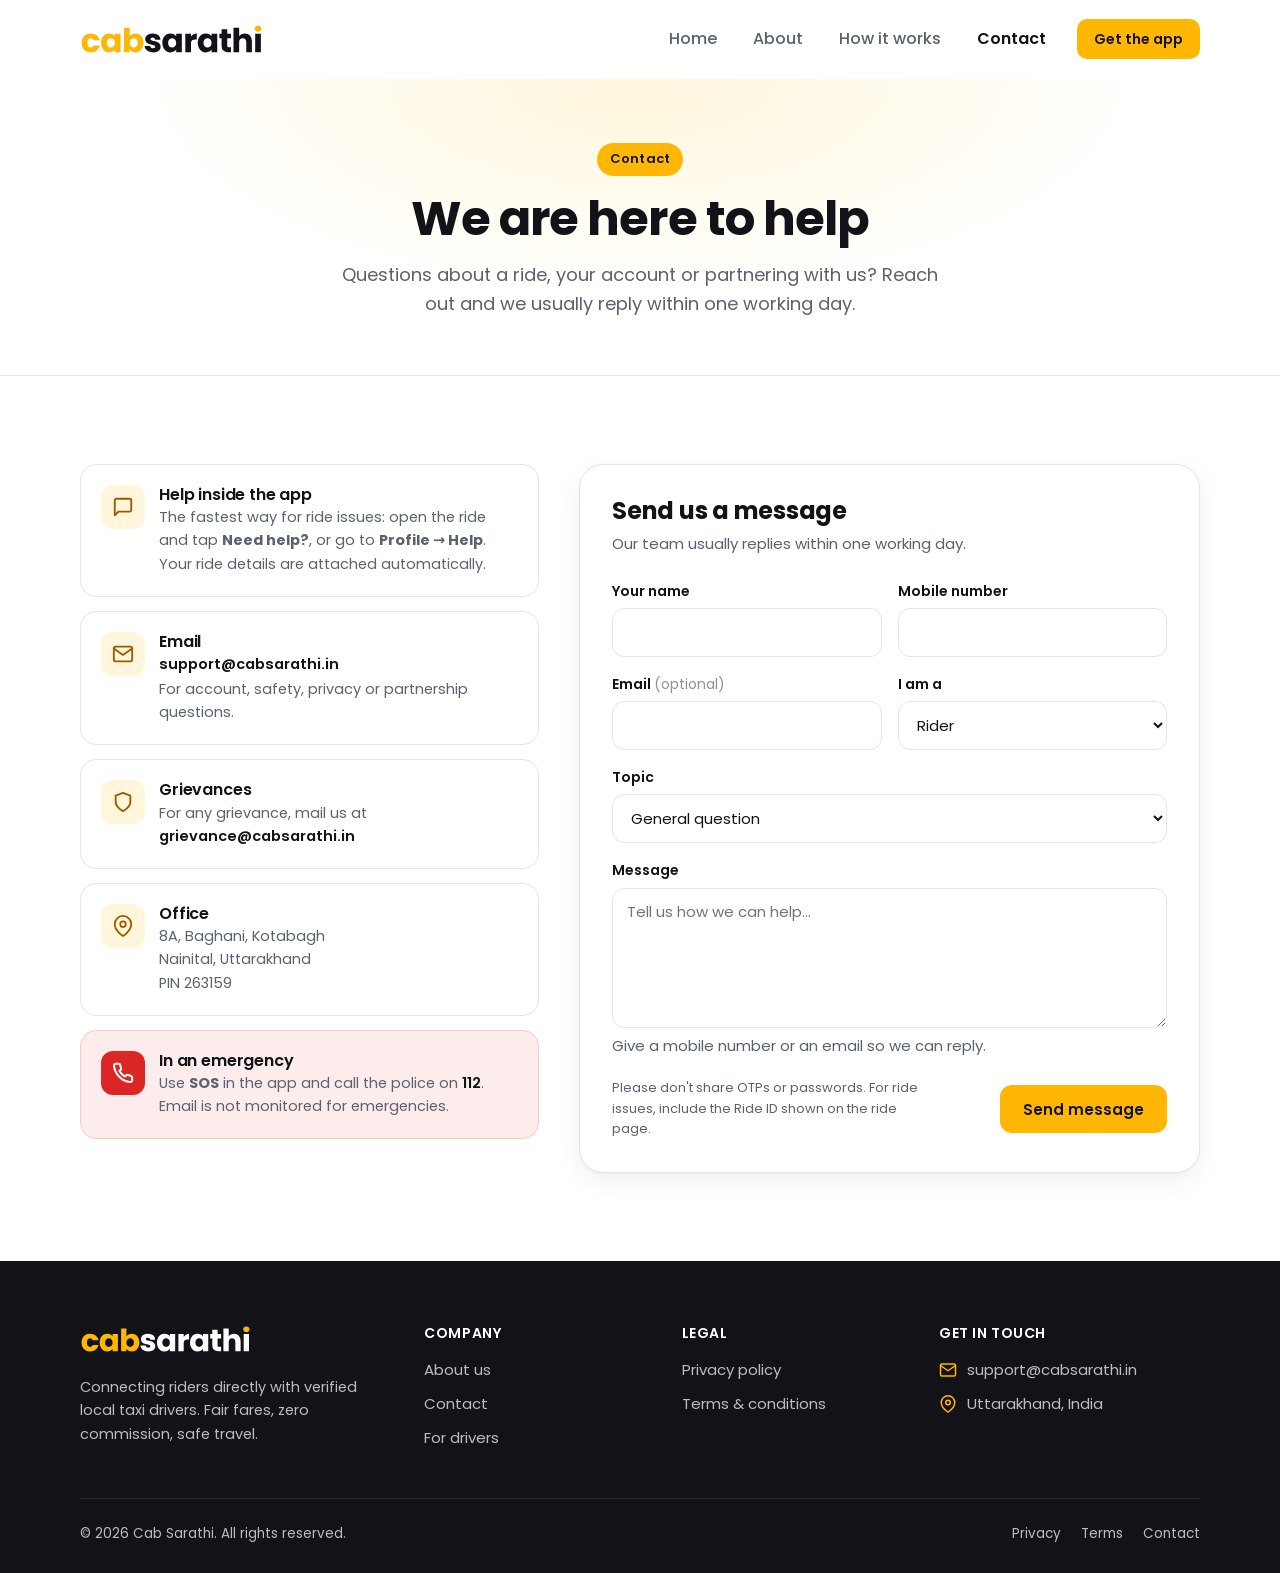
<file: contact.html>
<!doctype html>
<html lang="en">
<head>
  <meta charset="utf-8">
  <meta name="viewport" content="width=device-width, initial-scale=1">
  <title>Contact us — Cab Sarathi</title>
  <meta name="description" content="Get help with a ride, your account or partnering with Cab Sarathi. Email support or reach our Grievance Officer.">
  <meta name="theme-color" content="#FFB703">
  <link rel="canonical" href="https://cabsarathi.in/contact">
  <link rel="icon" href="/assets/favicon.svg" type="image/svg+xml">
  <meta property="og:type" content="website">
  <meta property="og:title" content="Contact us — Cab Sarathi">
  <meta property="og:description" content="Get help with a ride, your account or partnering with Cab Sarathi. Email support or reach our Grievance Officer.">
  <meta property="og:url" content="https://cabsarathi.in/contact">

  <link rel="preconnect" href="https://fonts.googleapis.com">
  <link rel="preconnect" href="https://fonts.gstatic.com" crossorigin>
  <link href="https://fonts.googleapis.com/css2?family=Poppins:wght@400;500;600;700&display=swap" rel="stylesheet">
  <link rel="stylesheet" href="/styles.css?v=2">
</head>
<body>
  <a class="skip-link" href="#main">Skip to content</a>

  <header class="site-header" id="top">
    <div class="container header-inner">
      <a class="brand" href="/" aria-label="Cab Sarathi home">
        <img class="brand-logo" src="/assets/logo-wordmark.svg" alt="" width="183" height="30">
      </a>

      <button class="menu-toggle" type="button" aria-label="Open menu" aria-expanded="false" aria-controls="site-nav">
        <span></span>
      </button>

      <nav class="nav" id="site-nav" aria-label="Main">
        <a href="/">Home</a>
        <a href="/about">About</a>
        <a href="/#how-it-works">How it works</a>
        <a href="/contact" aria-current="page">Contact</a>
        <a class="btn btn-primary btn-sm" href="#download">Get the app</a>
      </nav>
    </div>
  </header>

  <main id="main">
    <section class="page-hero">
      <div class="container">
        <span class="eyebrow">Contact</span>
        <h1>We are here to help</h1>
        <p>Questions about a ride, your account or partnering with us? Reach out and we usually reply within one working day.</p>
      </div>
    </section>

    <section>
      <div class="container contact-grid">
        <div class="contact-list">
          <div class="contact-item">
            <span class="ic"><svg viewBox="0 0 24 24" fill="none" stroke="currentColor" stroke-width="2" stroke-linecap="round" stroke-linejoin="round" aria-hidden="true"><path d="M21 15a2 2 0 0 1-2 2H7l-4 4V5a2 2 0 0 1 2-2h14a2 2 0 0 1 2 2z"/></svg></span>
            <div>
              <h3>Help inside the app</h3>
              <p>The fastest way for ride issues: open the ride and tap <strong>Need help?</strong>, or go to <strong>Profile → Help</strong>. Your ride details are attached automatically.</p>
            </div>
          </div>
          <div class="contact-item">
            <span class="ic"><svg viewBox="0 0 24 24" fill="none" stroke="currentColor" stroke-width="2" stroke-linecap="round" stroke-linejoin="round" aria-hidden="true"><rect x="2" y="4" width="20" height="16" rx="2"/><path d="m22 6-10 7L2 6"/></svg></span>
            <div>
              <h3>Email</h3>
              <p><a href="mailto:support@cabsarathi.in">support@cabsarathi.in</a></p>
              <p>For account, safety, privacy or partnership questions.</p>
            </div>
          </div>
          <div class="contact-item">
            <span class="ic"><svg viewBox="0 0 24 24" fill="none" stroke="currentColor" stroke-width="2" stroke-linecap="round" stroke-linejoin="round" aria-hidden="true"><path d="M12 22s8-4 8-10V5l-8-3-8 3v7c0 6 8 10 8 10z"/></svg></span>
            <div>
              <h3>Grievances</h3>
              <p>For any grievance, mail us at <a href="mailto:grievance@cabsarathi.in">grievance@cabsarathi.in</a></p>
            </div>
          </div>
          <div class="contact-item">
            <span class="ic"><svg viewBox="0 0 24 24" fill="none" stroke="currentColor" stroke-width="2" stroke-linecap="round" stroke-linejoin="round" aria-hidden="true"><path d="M21 10c0 7-9 13-9 13S3 17 3 10a9 9 0 0 1 18 0z"/><circle cx="12" cy="10" r="3"/></svg></span>
            <div>
              <h3>Office</h3>
              <p>8A, Baghani, Kotabagh<br>Nainital, Uttarakhand<br>PIN 263159</p>
            </div>
          </div>
          <div class="contact-item" style="background:var(--danger-soft);border-color:#F8CACA">
            <span class="ic" style="background:var(--danger);color:#fff"><svg viewBox="0 0 24 24" fill="none" stroke="currentColor" stroke-width="2.2" stroke-linecap="round" stroke-linejoin="round" aria-hidden="true"><path d="M22 16.92v3a2 2 0 0 1-2.18 2 19.79 19.79 0 0 1-8.63-3.07 19.5 19.5 0 0 1-6-6A19.79 19.79 0 0 1 2.12 4.18 2 2 0 0 1 4.11 2h3a2 2 0 0 1 2 1.72c.13.96.36 1.9.7 2.81a2 2 0 0 1-.45 2.11L8.09 9.91a16 16 0 0 0 6 6l1.27-1.27a2 2 0 0 1 2.11-.45c.91.34 1.85.57 2.81.7A2 2 0 0 1 22 16.92z"/></svg></span>
            <div>
              <h3>In an emergency</h3>
              <p>Use <strong>SOS</strong> in the app and call the police on <a href="tel:112">112</a>. Email is not monitored for emergencies.</p>
            </div>
          </div>
        </div>

        <form class="form-card" id="contact-form" data-api="https://api.cabsarathi.in/api/contact" novalidate>
          <h2>Send us a message</h2>
          <p>Our team usually replies within one working day.</p>
          <div class="form-grid">
            <div class="field">
              <label for="cf-name">Your name</label>
              <input id="cf-name" name="name" type="text" autocomplete="name" required maxlength="80">
            </div>
            <div class="field">
              <label for="cf-phone">Mobile number</label>
              <input id="cf-phone" name="phone" type="tel" autocomplete="tel" inputmode="tel" maxlength="15" pattern="[0-9+ ]{10,15}">
            </div>
            <div class="field">
              <label for="cf-email">Email <span style="color:var(--muted-2);font-weight:400">(optional)</span></label>
              <input id="cf-email" name="email" type="email" autocomplete="email" maxlength="150">
            </div>
            <div class="field">
              <label for="cf-role">I am a</label>
              <select id="cf-role" name="role">
                <option>Rider</option>
                <option>Driver</option>
                <option>Business</option>
                <option>Other</option>
              </select>
            </div>
            <div class="field full">
              <label for="cf-topic">Topic</label>
              <select id="cf-topic" name="topic">
                <option>General question</option>
                <option>Problem with a ride</option>
                <option>Account or login</option>
                <option>Driver verification</option>
                <option>Advertising</option>
                <option>Privacy or data request</option>
                <option>Something else</option>
              </select>
            </div>
            <div class="field full">
              <label for="cf-message">Message</label>
              <textarea id="cf-message" name="message" required minlength="10" maxlength="2000" placeholder="Tell us how we can help…"></textarea>
            </div>
            <div class="hp" aria-hidden="true">
              <label for="cf-website">Website</label>
              <input id="cf-website" name="website" type="text" tabindex="-1" autocomplete="off">
            </div>
          </div>
          <p class="form-hint">Give a mobile number or an email so we can reply.</p>
          <p class="form-status" id="cf-status" role="status" aria-live="polite" hidden></p>
          <div class="form-foot">
            <small>Please don't share OTPs or passwords. For ride issues, include the Ride ID shown on the ride page.</small>
            <button class="btn btn-primary" type="submit">Send message</button>
          </div>
        </form>
      </div>
    </section>
  </main>

  <footer class="site-footer">
    <div class="container">
      <div class="footer-grid">
        <div class="footer-brand">
          <a class="brand" href="/" aria-label="Cab Sarathi home">
            <img class="brand-logo" src="/assets/logo-wordmark-white.svg" alt="" width="183" height="30">
          </a>
          <p class="footer-about">Connecting riders directly with verified local taxi drivers. Fair fares, zero commission, safe travel.</p>
        </div>
        <div class="footer-col">
          <h4>Company</h4>
          <ul>
            <li><a href="/about">About us</a></li>
            <li><a href="/contact">Contact</a></li>
            <li><a href="/#drivers">For drivers</a></li>
          </ul>
        </div>
        <div class="footer-col">
          <h4>Legal</h4>
          <ul>
            <li><a href="/privacy">Privacy policy</a></li>
            <li><a href="/terms">Terms &amp; conditions</a></li>
          </ul>
        </div>
        <div class="footer-col footer-contact-col">
          <h4>Get in touch</h4>
          <ul class="footer-contact">
            <li><svg viewBox="0 0 24 24" fill="none" stroke="currentColor" stroke-width="2" stroke-linecap="round" stroke-linejoin="round" aria-hidden="true"><rect x="2" y="4" width="20" height="16" rx="2"/><path d="m22 6-10 7L2 6"/></svg><a href="mailto:support@cabsarathi.in">support@cabsarathi.in</a></li>
            <li><svg viewBox="0 0 24 24" fill="none" stroke="currentColor" stroke-width="2" stroke-linecap="round" stroke-linejoin="round" aria-hidden="true"><path d="M21 10c0 7-9 13-9 13S3 17 3 10a9 9 0 0 1 18 0z"/><circle cx="12" cy="10" r="3"/></svg><span>Uttarakhand, India</span></li>
          </ul>
        </div>
      </div>
      <div class="footer-bottom">
        <span>© <span id="year">2026</span> Cab Sarathi. All rights reserved.</span>
        <nav aria-label="Legal">
          <a href="/privacy">Privacy</a>
          <a href="/terms">Terms</a>
          <a href="/contact">Contact</a>
        </nav>
      </div>
    </div>
  </footer>

  <script src="/script.js?v=2" defer></script>
</body>
</html>
</file>
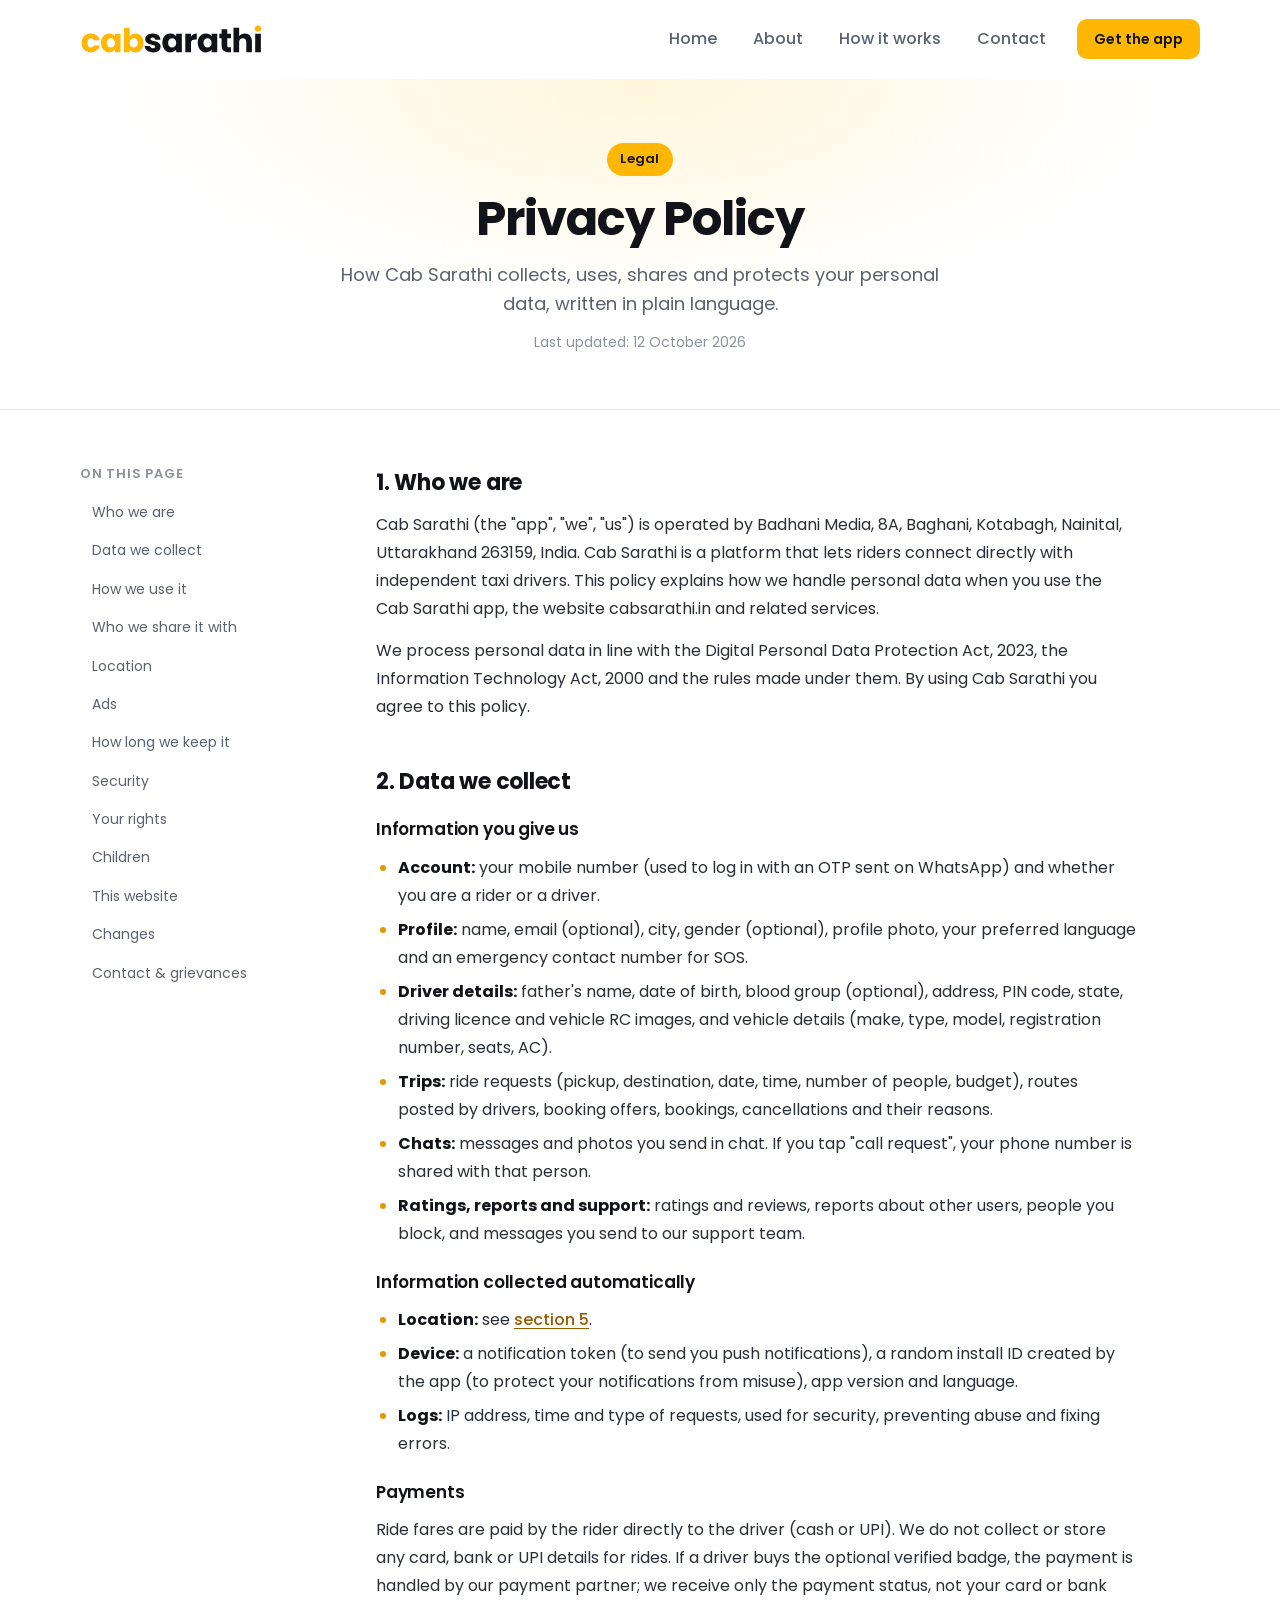
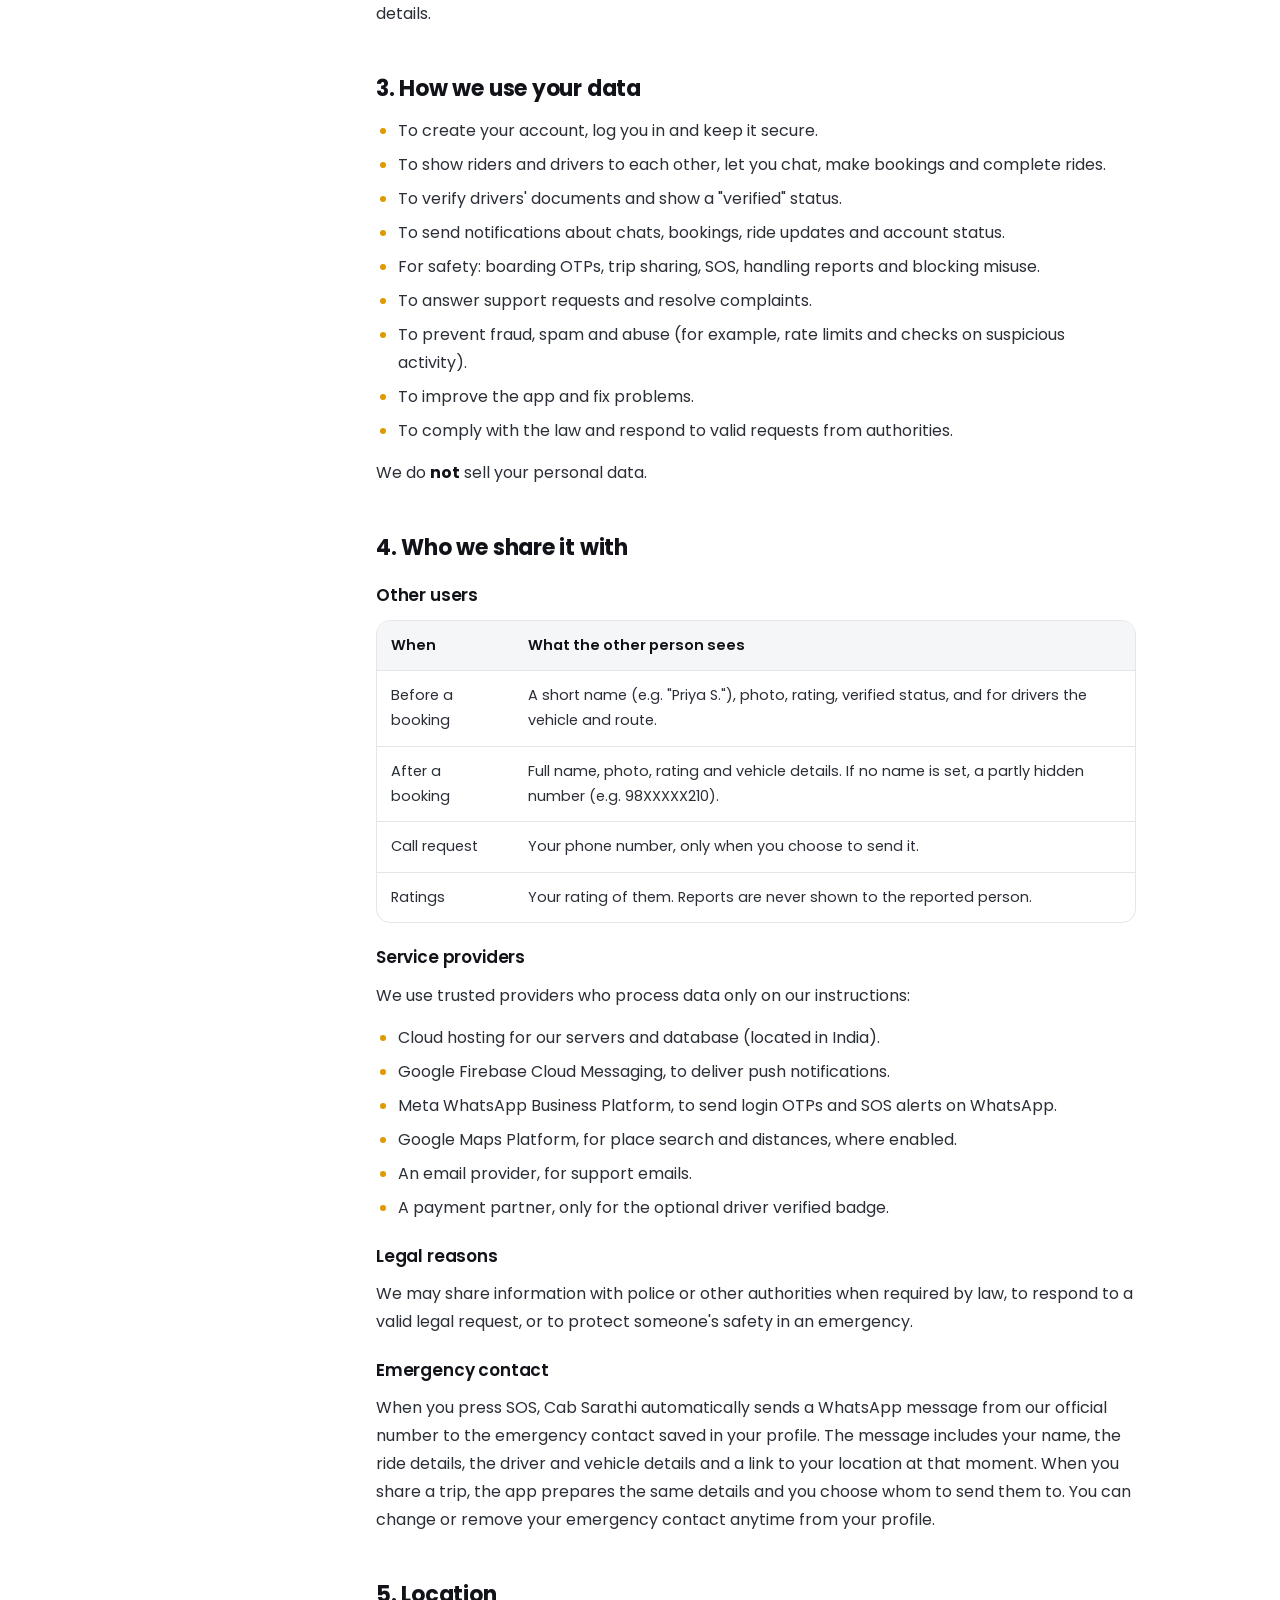
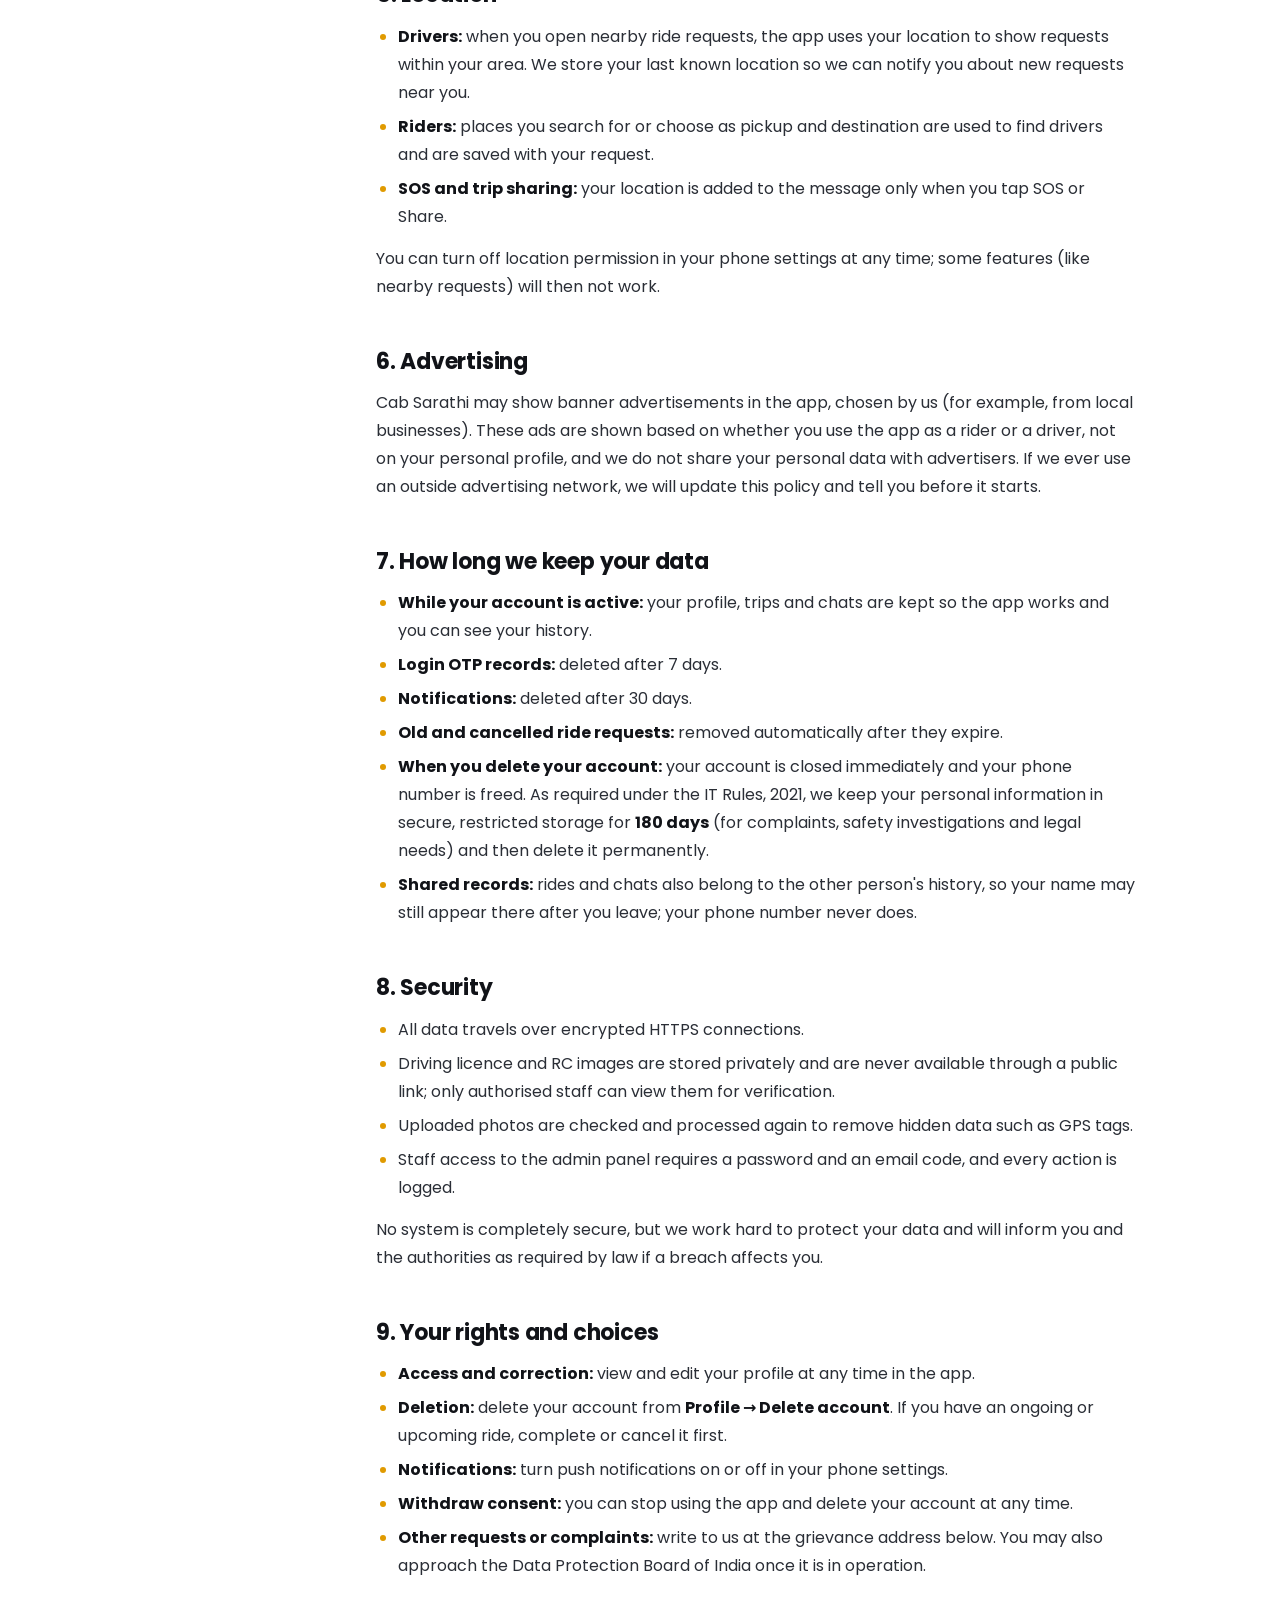
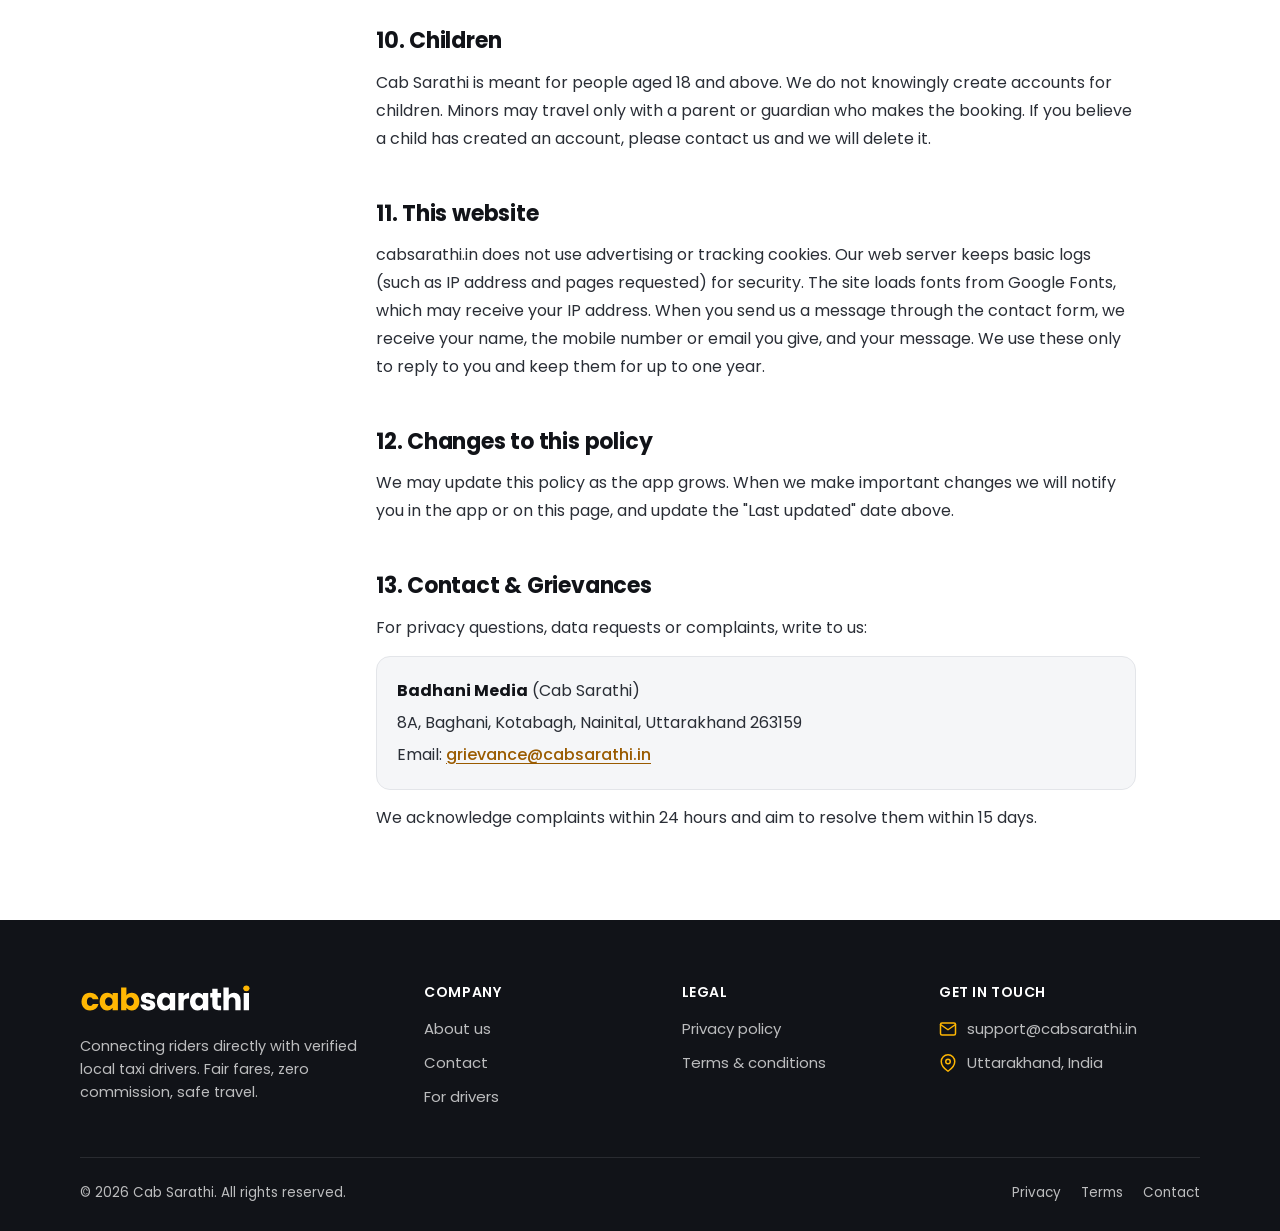
<file: privacy.html>
<!doctype html>
<html lang="en">
<head>
  <meta charset="utf-8">
  <meta name="viewport" content="width=device-width, initial-scale=1">
  <title>Privacy Policy — Cab Sarathi</title>
  <meta name="description" content="How Cab Sarathi collects, uses, shares and protects your personal data.">
  <meta name="theme-color" content="#FFB703">
  <link rel="canonical" href="https://cabsarathi.in/privacy">
  <link rel="icon" href="/assets/favicon.svg" type="image/svg+xml">
  <meta property="og:type" content="website">
  <meta property="og:title" content="Privacy Policy — Cab Sarathi">
  <meta property="og:description" content="How Cab Sarathi collects, uses, shares and protects your personal data.">
  <meta property="og:url" content="https://cabsarathi.in/privacy">

  <link rel="preconnect" href="https://fonts.googleapis.com">
  <link rel="preconnect" href="https://fonts.gstatic.com" crossorigin>
  <link href="https://fonts.googleapis.com/css2?family=Poppins:wght@400;500;600;700&display=swap" rel="stylesheet">
  <link rel="stylesheet" href="/styles.css">
</head>
<body>
  <a class="skip-link" href="#main">Skip to content</a>

  <header class="site-header" id="top">
    <div class="container header-inner">
      <a class="brand" href="/" aria-label="Cab Sarathi home">
        <img class="brand-logo" src="/assets/logo-wordmark.svg" alt="" width="183" height="30">
      </a>

      <button class="menu-toggle" type="button" aria-label="Open menu" aria-expanded="false" aria-controls="site-nav">
        <span></span>
      </button>

      <nav class="nav" id="site-nav" aria-label="Main">
        <a href="/">Home</a>
        <a href="/about">About</a>
        <a href="/#how-it-works">How it works</a>
        <a href="/contact">Contact</a>
        <a class="btn btn-primary btn-sm" href="#download">Get the app</a>
      </nav>
    </div>
  </header>

  <main id="main">
    <section class="page-hero">
      <div class="container">
        <span class="eyebrow">Legal</span>
        <h1>Privacy Policy</h1>
        <p>How Cab Sarathi collects, uses, shares and protects your personal data, written in plain language.</p>
        <p class="updated">Last updated: 12 October 2026</p>
      </div>
    </section>

    <section class="legal">
      <div class="container legal-grid">
        <nav class="toc" aria-label="On this page">
          <h2>On this page</h2>
          <ol>
            <li><a href="#who-we-are">Who we are</a></li>
            <li><a href="#data-we-collect">Data we collect</a></li>
            <li><a href="#how-we-use">How we use it</a></li>
            <li><a href="#sharing">Who we share it with</a></li>
            <li><a href="#location">Location</a></li>
            <li><a href="#ads">Ads</a></li>
            <li><a href="#retention">How long we keep it</a></li>
            <li><a href="#security">Security</a></li>
            <li><a href="#your-rights">Your rights</a></li>
            <li><a href="#children">Children</a></li>
            <li><a href="#website">This website</a></li>
            <li><a href="#changes">Changes</a></li>
            <li><a href="#grievance">Contact &amp; grievances</a></li>
          </ol>
        </nav>

        <article class="prose">
          <h2 id="who-we-are">1. Who we are</h2>
          <p>Cab Sarathi (the "app", "we", "us") is operated by Badhani Media, 8A, Baghani, Kotabagh, Nainital, Uttarakhand 263159, India. Cab Sarathi is a platform that lets riders connect directly with independent taxi drivers. This policy explains how we handle personal data when you use the Cab Sarathi app, the website cabsarathi.in and related services.</p>
          <p>We process personal data in line with the Digital Personal Data Protection Act, 2023, the Information Technology Act, 2000 and the rules made under them. By using Cab Sarathi you agree to this policy.</p>

          <h2 id="data-we-collect">2. Data we collect</h2>
          <h3>Information you give us</h3>
          <ul>
            <li><strong>Account:</strong> your mobile number (used to log in with an OTP sent on WhatsApp) and whether you are a rider or a driver.</li>
            <li><strong>Profile:</strong> name, email (optional), city, gender (optional), profile photo, your preferred language and an emergency contact number for SOS.</li>
            <li><strong>Driver details:</strong> father's name, date of birth, blood group (optional), address, PIN code, state, driving licence and vehicle RC images, and vehicle details (make, type, model, registration number, seats, AC).</li>
            <li><strong>Trips:</strong> ride requests (pickup, destination, date, time, number of people, budget), routes posted by drivers, booking offers, bookings, cancellations and their reasons.</li>
            <li><strong>Chats:</strong> messages and photos you send in chat. If you tap "call request", your phone number is shared with that person.</li>
            <li><strong>Ratings, reports and support:</strong> ratings and reviews, reports about other users, people you block, and messages you send to our support team.</li>
          </ul>
          <h3>Information collected automatically</h3>
          <ul>
            <li><strong>Location:</strong> see <a href="#location">section 5</a>.</li>
            <li><strong>Device:</strong> a notification token (to send you push notifications), a random install ID created by the app (to protect your notifications from misuse), app version and language.</li>
            <li><strong>Logs:</strong> IP address, time and type of requests, used for security, preventing abuse and fixing errors.</li>
          </ul>
          <h3>Payments</h3>
          <p>Ride fares are paid by the rider directly to the driver (cash or UPI). We do not collect or store any card, bank or UPI details for rides. If a driver buys the optional verified badge, the payment is handled by our payment partner; we receive only the payment status, not your card or bank details.</p>

          <h2 id="how-we-use">3. How we use your data</h2>
          <ul>
            <li>To create your account, log you in and keep it secure.</li>
            <li>To show riders and drivers to each other, let you chat, make bookings and complete rides.</li>
            <li>To verify drivers' documents and show a "verified" status.</li>
            <li>To send notifications about chats, bookings, ride updates and account status.</li>
            <li>For safety: boarding OTPs, trip sharing, SOS, handling reports and blocking misuse.</li>
            <li>To answer support requests and resolve complaints.</li>
            <li>To prevent fraud, spam and abuse (for example, rate limits and checks on suspicious activity).</li>
            <li>To improve the app and fix problems.</li>
            <li>To comply with the law and respond to valid requests from authorities.</li>
          </ul>
          <p>We do <strong>not</strong> sell your personal data.</p>

          <h2 id="sharing">4. Who we share it with</h2>
          <h3>Other users</h3>
          <div class="table-wrap">
            <table>
              <thead><tr><th>When</th><th>What the other person sees</th></tr></thead>
              <tbody>
                <tr><td>Before a booking</td><td>A short name (e.g. "Priya S."), photo, rating, verified status, and for drivers the vehicle and route.</td></tr>
                <tr><td>After a booking</td><td>Full name, photo, rating and vehicle details. If no name is set, a partly hidden number (e.g. 98XXXXX210).</td></tr>
                <tr><td>Call request</td><td>Your phone number, only when you choose to send it.</td></tr>
                <tr><td>Ratings</td><td>Your rating of them. Reports are never shown to the reported person.</td></tr>
              </tbody>
            </table>
          </div>
          <h3>Service providers</h3>
          <p>We use trusted providers who process data only on our instructions:</p>
          <ul>
            <li>Cloud hosting for our servers and database (located in India).</li>
            <li>Google Firebase Cloud Messaging, to deliver push notifications.</li>
            <li>Meta WhatsApp Business Platform, to send login OTPs and SOS alerts on WhatsApp.</li>
            <li>Google Maps Platform, for place search and distances, where enabled.</li>
            <li>An email provider, for support emails.</li>
            <li>A payment partner, only for the optional driver verified badge.</li>
          </ul>
          <h3>Legal reasons</h3>
          <p>We may share information with police or other authorities when required by law, to respond to a valid legal request, or to protect someone's safety in an emergency.</p>
          <h3>Emergency contact</h3>
          <p>When you press SOS, Cab Sarathi automatically sends a WhatsApp message from our official number to the emergency contact saved in your profile. The message includes your name, the ride details, the driver and vehicle details and a link to your location at that moment. When you share a trip, the app prepares the same details and you choose whom to send them to. You can change or remove your emergency contact anytime from your profile.</p>

          <h2 id="location">5. Location</h2>
          <ul>
            <li><strong>Drivers:</strong> when you open nearby ride requests, the app uses your location to show requests within your area. We store your last known location so we can notify you about new requests near you.</li>
            <li><strong>Riders:</strong> places you search for or choose as pickup and destination are used to find drivers and are saved with your request.</li>
            <li><strong>SOS and trip sharing:</strong> your location is added to the message only when you tap SOS or Share.</li>
          </ul>
          <p>You can turn off location permission in your phone settings at any time; some features (like nearby requests) will then not work.</p>

          <h2 id="ads">6. Advertising</h2>
          <p>Cab Sarathi may show banner advertisements in the app, chosen by us (for example, from local businesses). These ads are shown based on whether you use the app as a rider or a driver, not on your personal profile, and we do not share your personal data with advertisers. If we ever use an outside advertising network, we will update this policy and tell you before it starts.</p>

          <h2 id="retention">7. How long we keep your data</h2>
          <ul>
            <li><strong>While your account is active:</strong> your profile, trips and chats are kept so the app works and you can see your history.</li>
            <li><strong>Login OTP records:</strong> deleted after 7 days.</li>
            <li><strong>Notifications:</strong> deleted after 30 days.</li>
            <li><strong>Old and cancelled ride requests:</strong> removed automatically after they expire.</li>
            <li><strong>When you delete your account:</strong> your account is closed immediately and your phone number is freed. As required under the IT Rules, 2021, we keep your personal information in secure, restricted storage for <strong>180 days</strong> (for complaints, safety investigations and legal needs) and then delete it permanently.</li>
            <li><strong>Shared records:</strong> rides and chats also belong to the other person's history, so your name may still appear there after you leave; your phone number never does.</li>
          </ul>

          <h2 id="security">8. Security</h2>
          <ul>
            <li>All data travels over encrypted HTTPS connections.</li>
            <li>Driving licence and RC images are stored privately and are never available through a public link; only authorised staff can view them for verification.</li>
            <li>Uploaded photos are checked and processed again to remove hidden data such as GPS tags.</li>
            <li>Staff access to the admin panel requires a password and an email code, and every action is logged.</li>
          </ul>
          <p>No system is completely secure, but we work hard to protect your data and will inform you and the authorities as required by law if a breach affects you.</p>

          <h2 id="your-rights">9. Your rights and choices</h2>
          <ul>
            <li><strong>Access and correction:</strong> view and edit your profile at any time in the app.</li>
            <li><strong>Deletion:</strong> delete your account from <strong>Profile → Delete account</strong>. If you have an ongoing or upcoming ride, complete or cancel it first.</li>
            <li><strong>Notifications:</strong> turn push notifications on or off in your phone settings.</li>
            <li><strong>Withdraw consent:</strong> you can stop using the app and delete your account at any time.</li>
            <li><strong>Other requests or complaints:</strong> write to us at the grievance address below. You may also approach the Data Protection Board of India once it is in operation.</li>
          </ul>

          <h2 id="children">10. Children</h2>
          <p>Cab Sarathi is meant for people aged 18 and above. We do not knowingly create accounts for children. Minors may travel only with a parent or guardian who makes the booking. If you believe a child has created an account, please contact us and we will delete it.</p>

          <h2 id="website">11. This website</h2>
          <p>cabsarathi.in does not use advertising or tracking cookies. Our web server keeps basic logs (such as IP address and pages requested) for security. The site loads fonts from Google Fonts, which may receive your IP address. When you send us a message through the contact form, we receive your name, the mobile number or email you give, and your message. We use these only to reply to you and keep them for up to one year.</p>

          <h2 id="changes">12. Changes to this policy</h2>
          <p>We may update this policy as the app grows. When we make important changes we will notify you in the app or on this page, and update the "Last updated" date above.</p>

          <h2 id="grievance">13. Contact &amp; Grievances</h2>
          <p>For privacy questions, data requests or complaints, write to us:</p>
          <div class="contact-card">
            <p><strong>Badhani Media</strong> (Cab Sarathi)</p>
            <p>8A, Baghani, Kotabagh, Nainital, Uttarakhand 263159</p>
            <p>Email: <a href="mailto:grievance@cabsarathi.in">grievance@cabsarathi.in</a></p>
          </div>
          <p>We acknowledge complaints within 24 hours and aim to resolve them within 15 days.</p>
        </article>
      </div>
    </section>
  </main>

  <footer class="site-footer">
    <div class="container">
      <div class="footer-grid">
        <div class="footer-brand">
          <a class="brand" href="/" aria-label="Cab Sarathi home">
            <img class="brand-logo" src="/assets/logo-wordmark-white.svg" alt="" width="183" height="30">
          </a>
          <p class="footer-about">Connecting riders directly with verified local taxi drivers. Fair fares, zero commission, safe travel.</p>
        </div>
        <div class="footer-col">
          <h4>Company</h4>
          <ul>
            <li><a href="/about">About us</a></li>
            <li><a href="/contact">Contact</a></li>
            <li><a href="/#drivers">For drivers</a></li>
          </ul>
        </div>
        <div class="footer-col">
          <h4>Legal</h4>
          <ul>
            <li><a href="/privacy">Privacy policy</a></li>
            <li><a href="/terms">Terms &amp; conditions</a></li>
          </ul>
        </div>
        <div class="footer-col footer-contact-col">
          <h4>Get in touch</h4>
          <ul class="footer-contact">
            <li><svg viewBox="0 0 24 24" fill="none" stroke="currentColor" stroke-width="2" stroke-linecap="round" stroke-linejoin="round" aria-hidden="true"><rect x="2" y="4" width="20" height="16" rx="2"/><path d="m22 6-10 7L2 6"/></svg><a href="mailto:support@cabsarathi.in">support@cabsarathi.in</a></li>
            <li><svg viewBox="0 0 24 24" fill="none" stroke="currentColor" stroke-width="2" stroke-linecap="round" stroke-linejoin="round" aria-hidden="true"><path d="M21 10c0 7-9 13-9 13S3 17 3 10a9 9 0 0 1 18 0z"/><circle cx="12" cy="10" r="3"/></svg><span>Uttarakhand, India</span></li>
          </ul>
        </div>
      </div>
      <div class="footer-bottom">
        <span>© <span id="year">2026</span> Cab Sarathi. All rights reserved.</span>
        <nav aria-label="Legal">
          <a href="/privacy">Privacy</a>
          <a href="/terms">Terms</a>
          <a href="/contact">Contact</a>
        </nav>
      </div>
    </div>
  </footer>

  <script src="/script.js" defer></script>
</body>
</html>
</file>
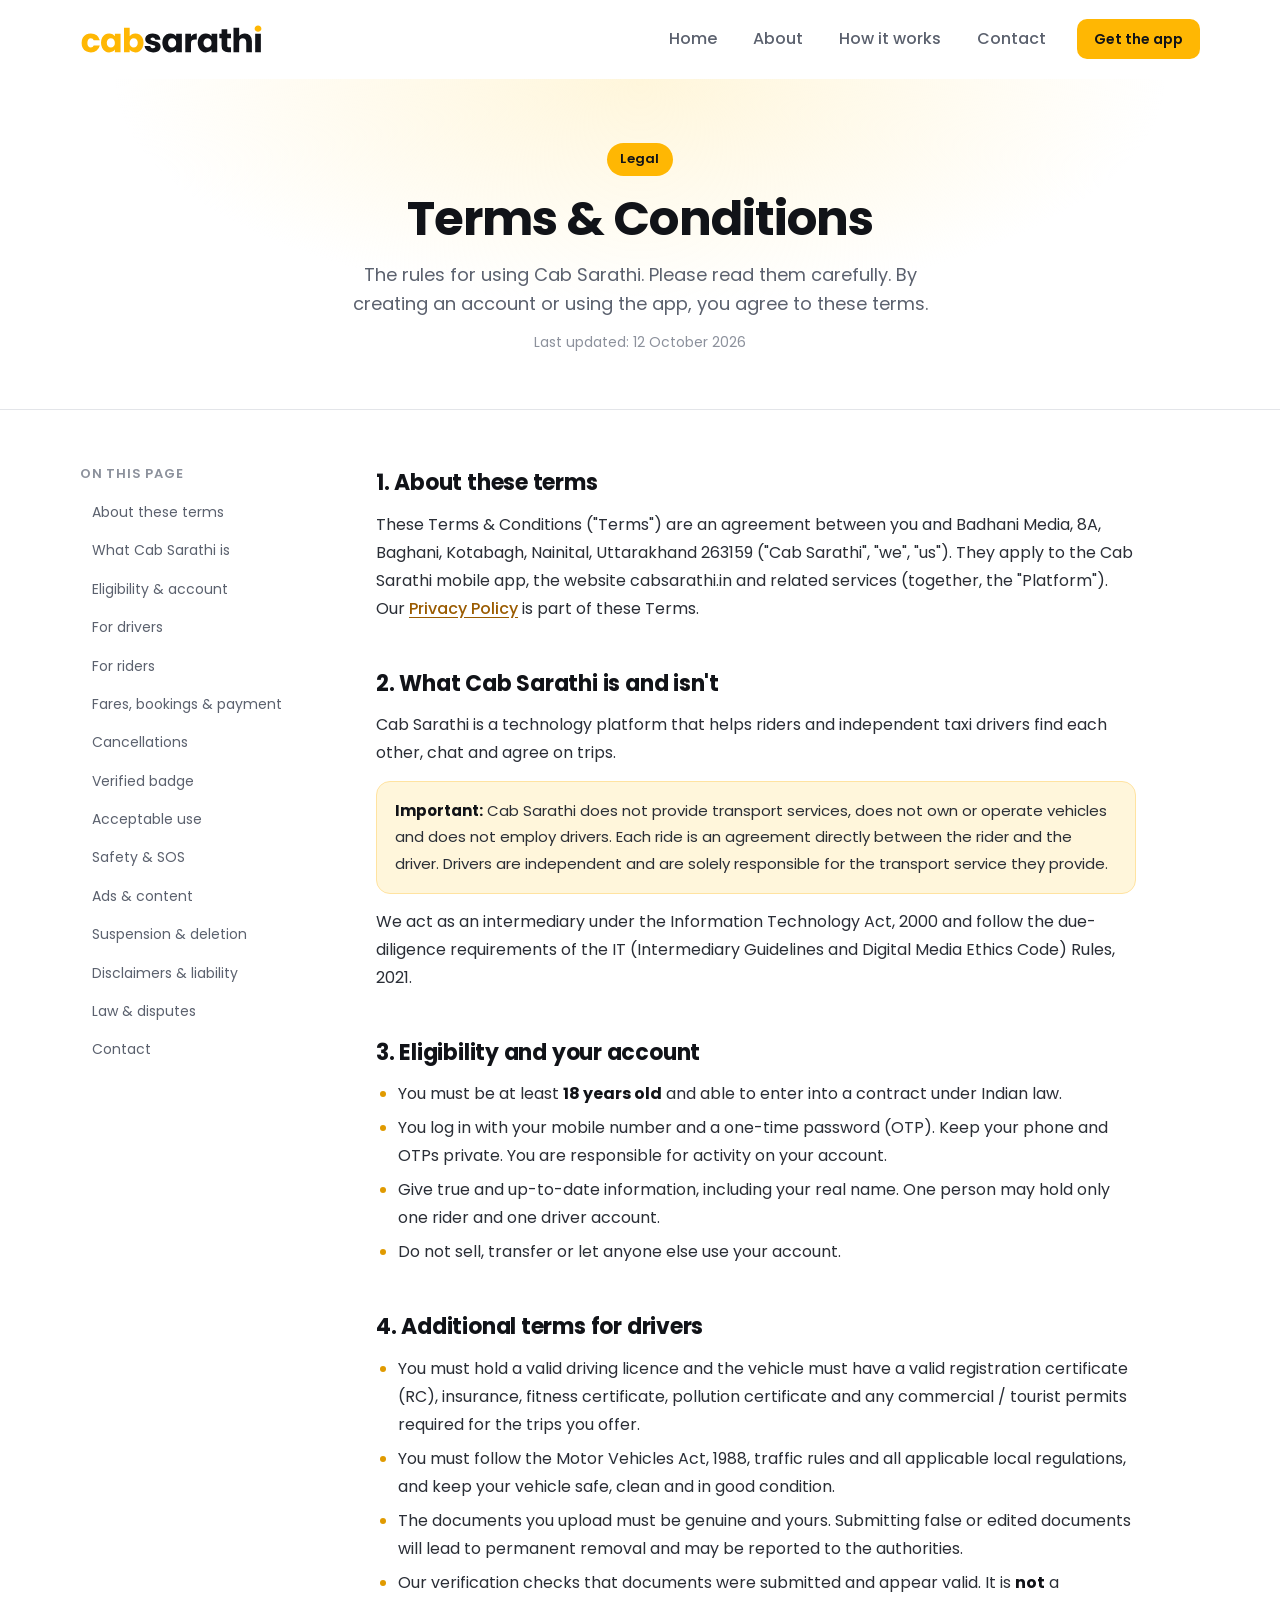
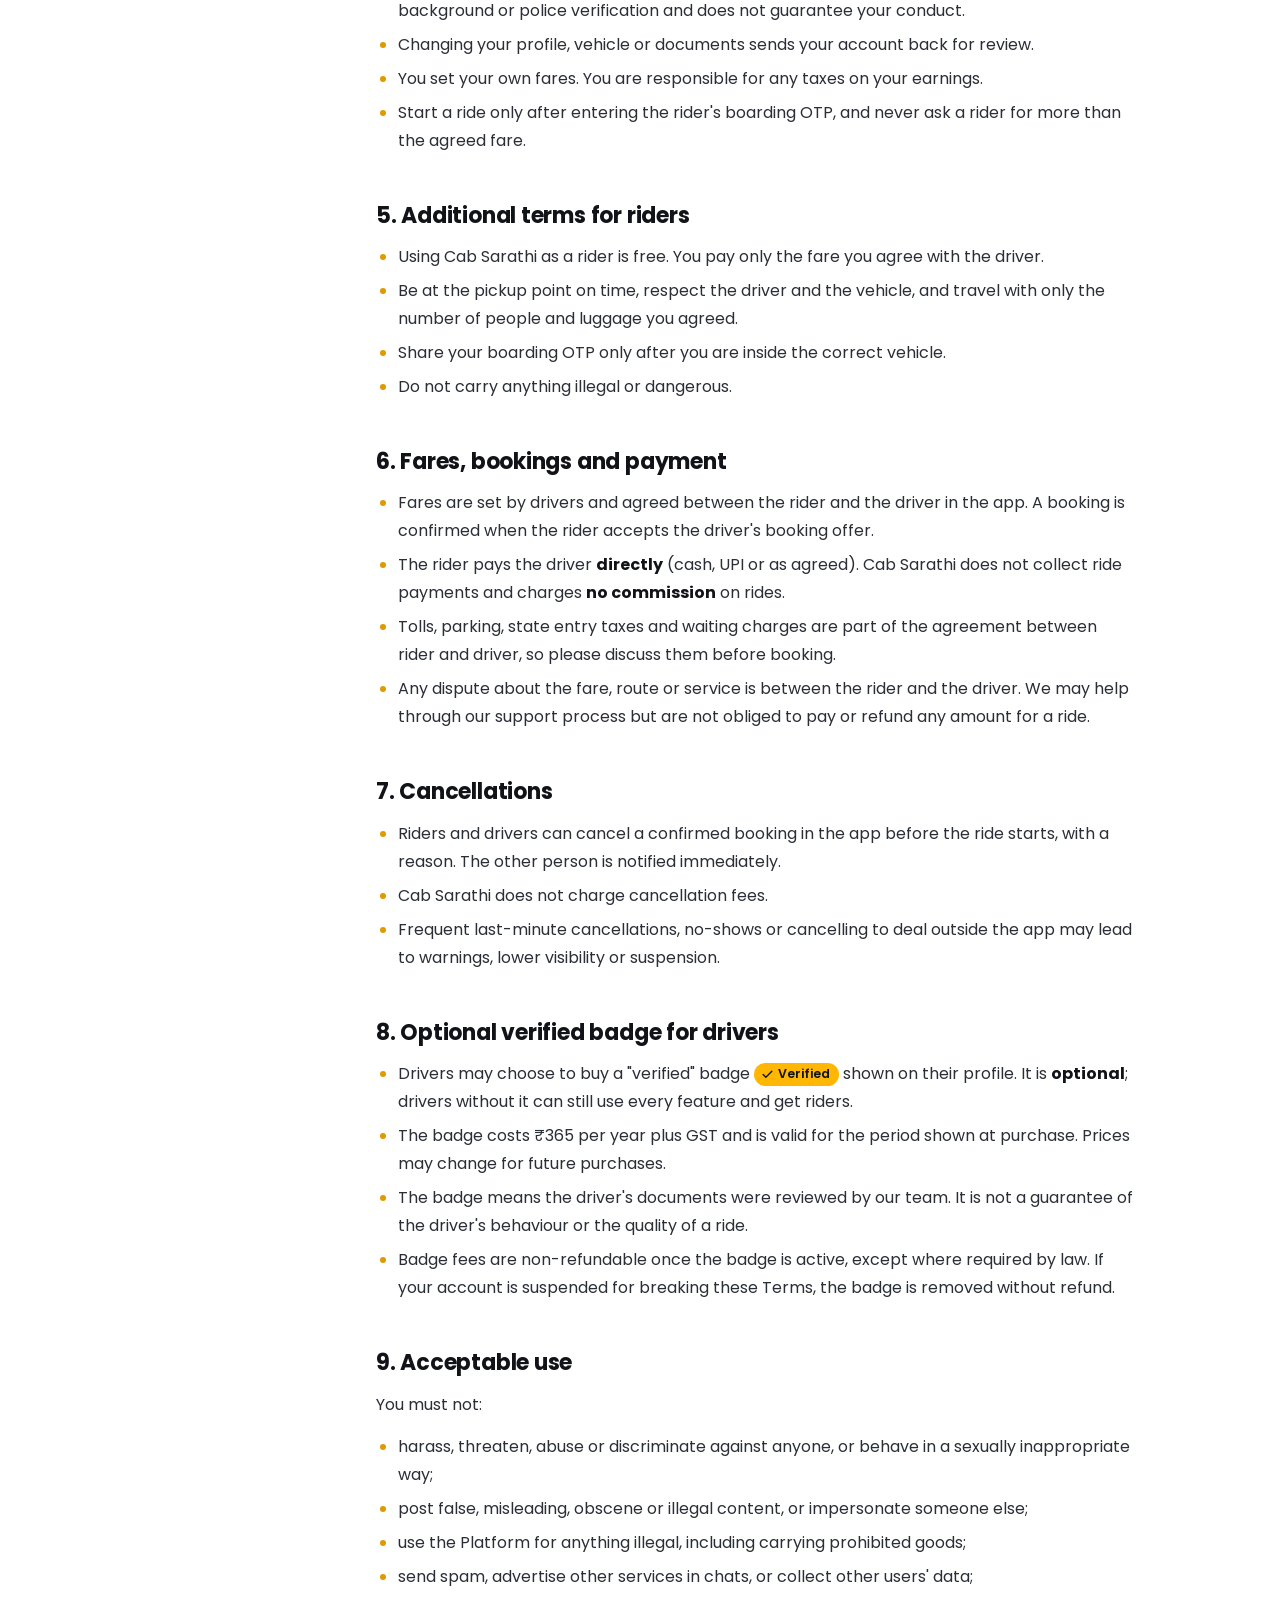
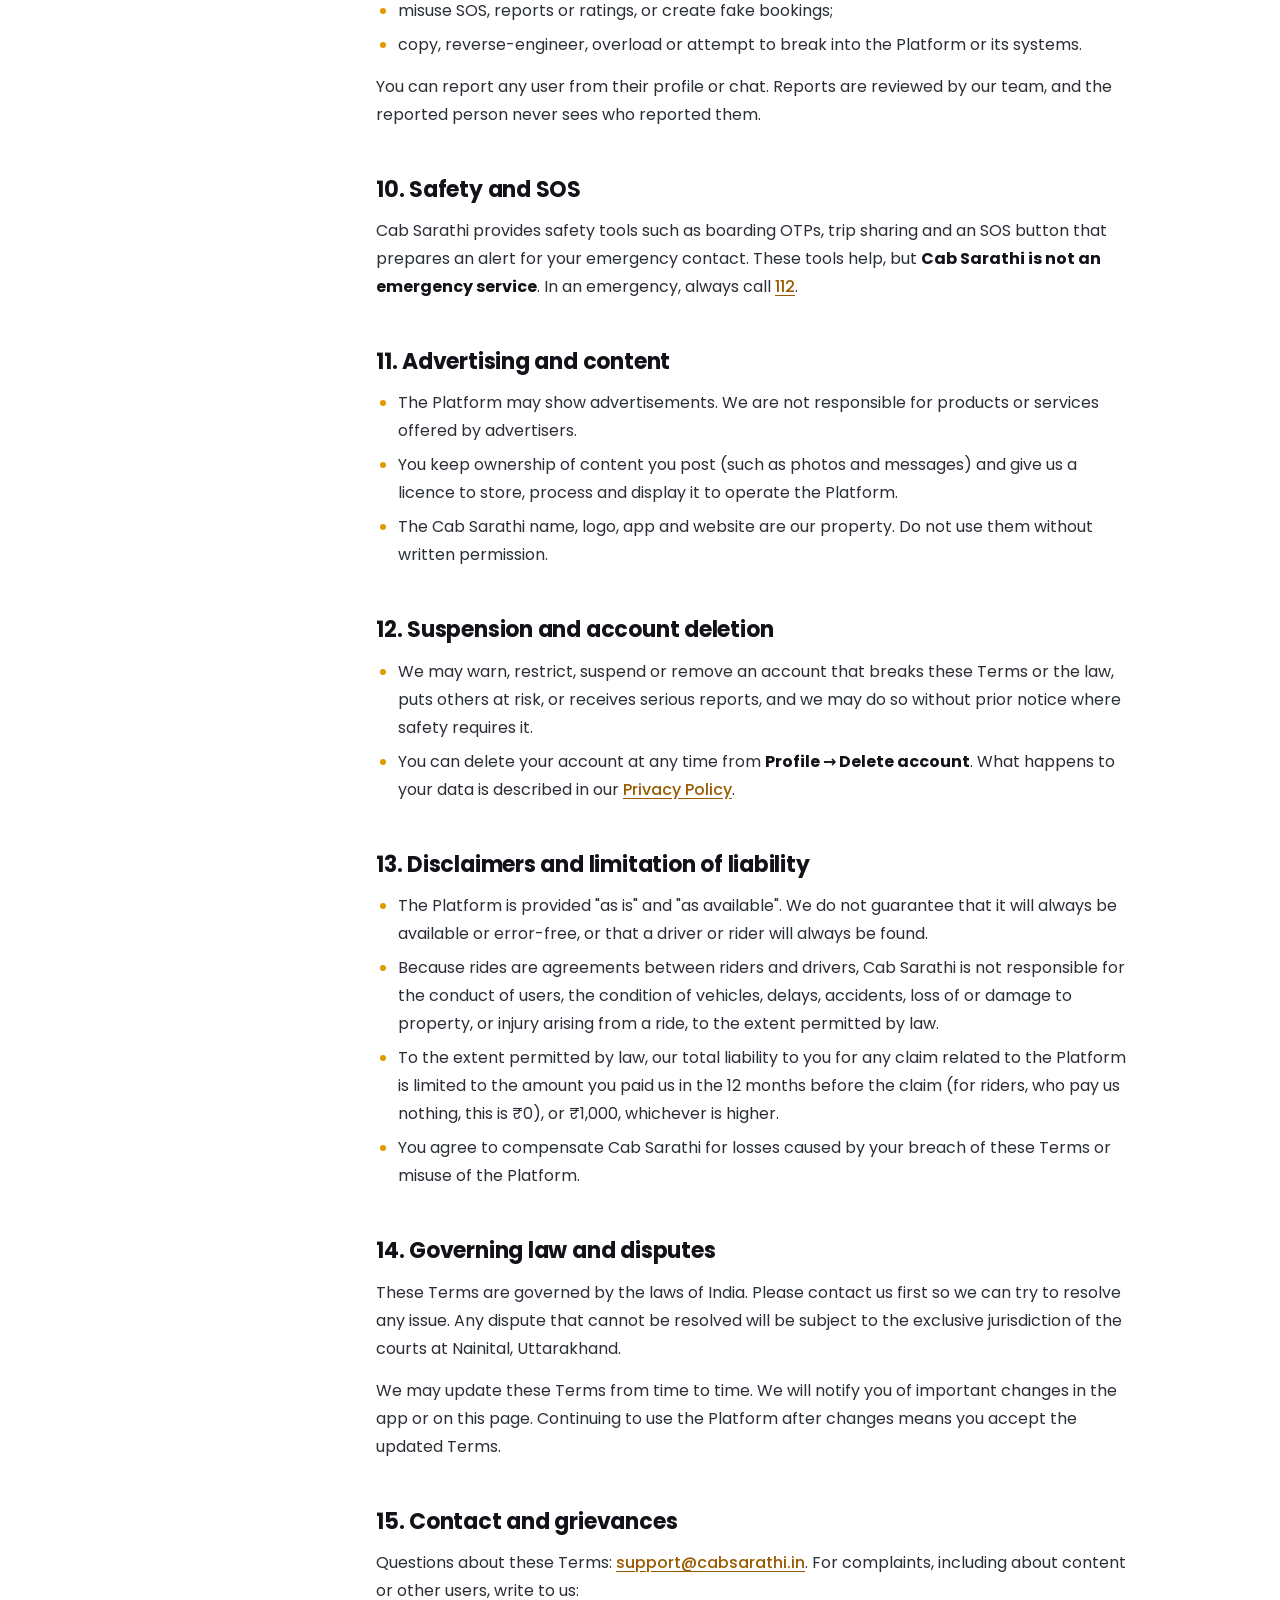
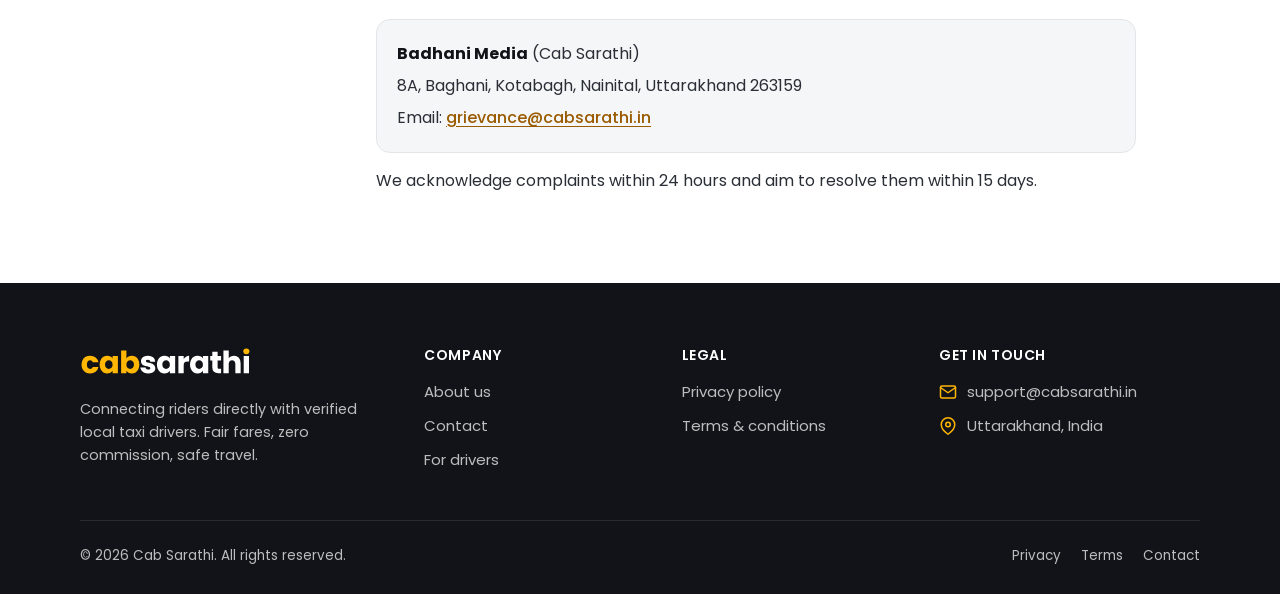
<file: terms.html>
<!doctype html>
<html lang="en">
<head>
  <meta charset="utf-8">
  <meta name="viewport" content="width=device-width, initial-scale=1">
  <title>Terms &amp; Conditions — Cab Sarathi</title>
  <meta name="description" content="The terms for using the Cab Sarathi app and website as a rider or driver.">
  <meta name="theme-color" content="#FFB703">
  <link rel="canonical" href="https://cabsarathi.in/terms">
  <link rel="icon" href="/assets/favicon.svg" type="image/svg+xml">
  <meta property="og:type" content="website">
  <meta property="og:title" content="Terms &amp; Conditions — Cab Sarathi">
  <meta property="og:description" content="The terms for using the Cab Sarathi app and website as a rider or driver.">
  <meta property="og:url" content="https://cabsarathi.in/terms">

  <link rel="preconnect" href="https://fonts.googleapis.com">
  <link rel="preconnect" href="https://fonts.gstatic.com" crossorigin>
  <link href="https://fonts.googleapis.com/css2?family=Poppins:wght@400;500;600;700&display=swap" rel="stylesheet">
  <link rel="stylesheet" href="/styles.css">
</head>
<body>
  <a class="skip-link" href="#main">Skip to content</a>

  <header class="site-header" id="top">
    <div class="container header-inner">
      <a class="brand" href="/" aria-label="Cab Sarathi home">
        <img class="brand-logo" src="/assets/logo-wordmark.svg" alt="" width="183" height="30">
      </a>

      <button class="menu-toggle" type="button" aria-label="Open menu" aria-expanded="false" aria-controls="site-nav">
        <span></span>
      </button>

      <nav class="nav" id="site-nav" aria-label="Main">
        <a href="/">Home</a>
        <a href="/about">About</a>
        <a href="/#how-it-works">How it works</a>
        <a href="/contact">Contact</a>
        <a class="btn btn-primary btn-sm" href="#download">Get the app</a>
      </nav>
    </div>
  </header>

  <main id="main">
    <section class="page-hero">
      <div class="container">
        <span class="eyebrow">Legal</span>
        <h1>Terms &amp; Conditions</h1>
        <p>The rules for using Cab Sarathi. Please read them carefully. By creating an account or using the app, you agree to these terms.</p>
        <p class="updated">Last updated: 12 October 2026</p>
      </div>
    </section>

    <section class="legal">
      <div class="container legal-grid">
        <nav class="toc" aria-label="On this page">
          <h2>On this page</h2>
          <ol>
            <li><a href="#about">About these terms</a></li>
            <li><a href="#platform">What Cab Sarathi is</a></li>
            <li><a href="#eligibility">Eligibility &amp; account</a></li>
            <li><a href="#drivers">For drivers</a></li>
            <li><a href="#riders">For riders</a></li>
            <li><a href="#bookings">Fares, bookings &amp; payment</a></li>
            <li><a href="#cancellations">Cancellations</a></li>
            <li><a href="#badge">Verified badge</a></li>
            <li><a href="#conduct">Acceptable use</a></li>
            <li><a href="#safety">Safety &amp; SOS</a></li>
            <li><a href="#ads">Ads &amp; content</a></li>
            <li><a href="#suspension">Suspension &amp; deletion</a></li>
            <li><a href="#liability">Disclaimers &amp; liability</a></li>
            <li><a href="#law">Law &amp; disputes</a></li>
            <li><a href="#contact">Contact</a></li>
          </ol>
        </nav>

        <article class="prose">
          <h2 id="about">1. About these terms</h2>
          <p>These Terms &amp; Conditions ("Terms") are an agreement between you and Badhani Media, 8A, Baghani, Kotabagh, Nainital, Uttarakhand 263159 ("Cab Sarathi", "we", "us"). They apply to the Cab Sarathi mobile app, the website cabsarathi.in and related services (together, the "Platform"). Our <a href="/privacy">Privacy Policy</a> is part of these Terms.</p>

          <h2 id="platform">2. What Cab Sarathi is and isn't</h2>
          <p>Cab Sarathi is a technology platform that helps riders and independent taxi drivers find each other, chat and agree on trips.</p>
          <div class="note">
            <strong>Important:</strong> Cab Sarathi does not provide transport services, does not own or operate vehicles and does not employ drivers. Each ride is an agreement directly between the rider and the driver. Drivers are independent and are solely responsible for the transport service they provide.
          </div>
          <p>We act as an intermediary under the Information Technology Act, 2000 and follow the due-diligence requirements of the IT (Intermediary Guidelines and Digital Media Ethics Code) Rules, 2021.</p>

          <h2 id="eligibility">3. Eligibility and your account</h2>
          <ul>
            <li>You must be at least <strong>18 years old</strong> and able to enter into a contract under Indian law.</li>
            <li>You log in with your mobile number and a one-time password (OTP). Keep your phone and OTPs private. You are responsible for activity on your account.</li>
            <li>Give true and up-to-date information, including your real name. One person may hold only one rider and one driver account.</li>
            <li>Do not sell, transfer or let anyone else use your account.</li>
          </ul>

          <h2 id="drivers">4. Additional terms for drivers</h2>
          <ul>
            <li>You must hold a valid driving licence and the vehicle must have a valid registration certificate (RC), insurance, fitness certificate, pollution certificate and any commercial / tourist permits required for the trips you offer.</li>
            <li>You must follow the Motor Vehicles Act, 1988, traffic rules and all applicable local regulations, and keep your vehicle safe, clean and in good condition.</li>
            <li>The documents you upload must be genuine and yours. Submitting false or edited documents will lead to permanent removal and may be reported to the authorities.</li>
            <li>Our verification checks that documents were submitted and appear valid. It is <strong>not</strong> a background or police verification and does not guarantee your conduct.</li>
            <li>Changing your profile, vehicle or documents sends your account back for review.</li>
            <li>You set your own fares. You are responsible for any taxes on your earnings.</li>
            <li>Start a ride only after entering the rider's boarding OTP, and never ask a rider for more than the agreed fare.</li>
          </ul>

          <h2 id="riders">5. Additional terms for riders</h2>
          <ul>
            <li>Using Cab Sarathi as a rider is free. You pay only the fare you agree with the driver.</li>
            <li>Be at the pickup point on time, respect the driver and the vehicle, and travel with only the number of people and luggage you agreed.</li>
            <li>Share your boarding OTP only after you are inside the correct vehicle.</li>
            <li>Do not carry anything illegal or dangerous.</li>
          </ul>

          <h2 id="bookings">6. Fares, bookings and payment</h2>
          <ul>
            <li>Fares are set by drivers and agreed between the rider and the driver in the app. A booking is confirmed when the rider accepts the driver's booking offer.</li>
            <li>The rider pays the driver <strong>directly</strong> (cash, UPI or as agreed). Cab Sarathi does not collect ride payments and charges <strong>no commission</strong> on rides.</li>
            <li>Tolls, parking, state entry taxes and waiting charges are part of the agreement between rider and driver, so please discuss them before booking.</li>
            <li>Any dispute about the fare, route or service is between the rider and the driver. We may help through our support process but are not obliged to pay or refund any amount for a ride.</li>
          </ul>

          <h2 id="cancellations">7. Cancellations</h2>
          <ul>
            <li>Riders and drivers can cancel a confirmed booking in the app before the ride starts, with a reason. The other person is notified immediately.</li>
            <li>Cab Sarathi does not charge cancellation fees.</li>
            <li>Frequent last-minute cancellations, no-shows or cancelling to deal outside the app may lead to warnings, lower visibility or suspension.</li>
          </ul>

          <h2 id="badge">8. Optional verified badge for drivers</h2>
          <ul>
            <li>Drivers may choose to buy a "verified" badge <span class="verified-badge"><svg viewBox="0 0 24 24" fill="none" stroke="currentColor" stroke-width="2.6" stroke-linecap="round" stroke-linejoin="round" aria-hidden="true"><path d="M20 6 9 17l-5-5"/></svg>Verified</span> shown on their profile. It is <strong>optional</strong>; drivers without it can still use every feature and get riders.</li>
            <li>The badge costs ₹365 per year plus GST and is valid for the period shown at purchase. Prices may change for future purchases.</li>
            <li>The badge means the driver's documents were reviewed by our team. It is not a guarantee of the driver's behaviour or the quality of a ride.</li>
            <li>Badge fees are non-refundable once the badge is active, except where required by law. If your account is suspended for breaking these Terms, the badge is removed without refund.</li>
          </ul>

          <h2 id="conduct">9. Acceptable use</h2>
          <p>You must not:</p>
          <ul>
            <li>harass, threaten, abuse or discriminate against anyone, or behave in a sexually inappropriate way;</li>
            <li>post false, misleading, obscene or illegal content, or impersonate someone else;</li>
            <li>use the Platform for anything illegal, including carrying prohibited goods;</li>
            <li>send spam, advertise other services in chats, or collect other users' data;</li>
            <li>misuse SOS, reports or ratings, or create fake bookings;</li>
            <li>copy, reverse-engineer, overload or attempt to break into the Platform or its systems.</li>
          </ul>
          <p>You can report any user from their profile or chat. Reports are reviewed by our team, and the reported person never sees who reported them.</p>

          <h2 id="safety">10. Safety and SOS</h2>
          <p>Cab Sarathi provides safety tools such as boarding OTPs, trip sharing and an SOS button that prepares an alert for your emergency contact. These tools help, but <strong>Cab Sarathi is not an emergency service</strong>. In an emergency, always call <a href="tel:112">112</a>.</p>

          <h2 id="ads">11. Advertising and content</h2>
          <ul>
            <li>The Platform may show advertisements. We are not responsible for products or services offered by advertisers.</li>
            <li>You keep ownership of content you post (such as photos and messages) and give us a licence to store, process and display it to operate the Platform.</li>
            <li>The Cab Sarathi name, logo, app and website are our property. Do not use them without written permission.</li>
          </ul>

          <h2 id="suspension">12. Suspension and account deletion</h2>
          <ul>
            <li>We may warn, restrict, suspend or remove an account that breaks these Terms or the law, puts others at risk, or receives serious reports, and we may do so without prior notice where safety requires it.</li>
            <li>You can delete your account at any time from <strong>Profile → Delete account</strong>. What happens to your data is described in our <a href="/privacy#retention">Privacy Policy</a>.</li>
          </ul>

          <h2 id="liability">13. Disclaimers and limitation of liability</h2>
          <ul>
            <li>The Platform is provided "as is" and "as available". We do not guarantee that it will always be available or error-free, or that a driver or rider will always be found.</li>
            <li>Because rides are agreements between riders and drivers, Cab Sarathi is not responsible for the conduct of users, the condition of vehicles, delays, accidents, loss of or damage to property, or injury arising from a ride, to the extent permitted by law.</li>
            <li>To the extent permitted by law, our total liability to you for any claim related to the Platform is limited to the amount you paid us in the 12 months before the claim (for riders, who pay us nothing, this is ₹0), or ₹1,000, whichever is higher.</li>
            <li>You agree to compensate Cab Sarathi for losses caused by your breach of these Terms or misuse of the Platform.</li>
          </ul>

          <h2 id="law">14. Governing law and disputes</h2>
          <p>These Terms are governed by the laws of India. Please contact us first so we can try to resolve any issue. Any dispute that cannot be resolved will be subject to the exclusive jurisdiction of the courts at Nainital, Uttarakhand.</p>
          <p>We may update these Terms from time to time. We will notify you of important changes in the app or on this page. Continuing to use the Platform after changes means you accept the updated Terms.</p>

          <h2 id="contact">15. Contact and grievances</h2>
          <p>Questions about these Terms: <a href="mailto:support@cabsarathi.in">support@cabsarathi.in</a>. For complaints, including about content or other users, write to us:</p>
          <div class="contact-card">
            <p><strong>Badhani Media</strong> (Cab Sarathi)</p>
            <p>8A, Baghani, Kotabagh, Nainital, Uttarakhand 263159</p>
            <p>Email: <a href="mailto:grievance@cabsarathi.in">grievance@cabsarathi.in</a></p>
          </div>
          <p>We acknowledge complaints within 24 hours and aim to resolve them within 15 days.</p>
        </article>
      </div>
    </section>
  </main>

  <footer class="site-footer">
    <div class="container">
      <div class="footer-grid">
        <div class="footer-brand">
          <a class="brand" href="/" aria-label="Cab Sarathi home">
            <img class="brand-logo" src="/assets/logo-wordmark-white.svg" alt="" width="183" height="30">
          </a>
          <p class="footer-about">Connecting riders directly with verified local taxi drivers. Fair fares, zero commission, safe travel.</p>
        </div>
        <div class="footer-col">
          <h4>Company</h4>
          <ul>
            <li><a href="/about">About us</a></li>
            <li><a href="/contact">Contact</a></li>
            <li><a href="/#drivers">For drivers</a></li>
          </ul>
        </div>
        <div class="footer-col">
          <h4>Legal</h4>
          <ul>
            <li><a href="/privacy">Privacy policy</a></li>
            <li><a href="/terms">Terms &amp; conditions</a></li>
          </ul>
        </div>
        <div class="footer-col footer-contact-col">
          <h4>Get in touch</h4>
          <ul class="footer-contact">
            <li><svg viewBox="0 0 24 24" fill="none" stroke="currentColor" stroke-width="2" stroke-linecap="round" stroke-linejoin="round" aria-hidden="true"><rect x="2" y="4" width="20" height="16" rx="2"/><path d="m22 6-10 7L2 6"/></svg><a href="mailto:support@cabsarathi.in">support@cabsarathi.in</a></li>
            <li><svg viewBox="0 0 24 24" fill="none" stroke="currentColor" stroke-width="2" stroke-linecap="round" stroke-linejoin="round" aria-hidden="true"><path d="M21 10c0 7-9 13-9 13S3 17 3 10a9 9 0 0 1 18 0z"/><circle cx="12" cy="10" r="3"/></svg><span>Uttarakhand, India</span></li>
          </ul>
        </div>
      </div>
      <div class="footer-bottom">
        <span>© <span id="year">2026</span> Cab Sarathi. All rights reserved.</span>
        <nav aria-label="Legal">
          <a href="/privacy">Privacy</a>
          <a href="/terms">Terms</a>
          <a href="/contact">Contact</a>
        </nav>
      </div>
    </div>
  </footer>

  <script src="/script.js" defer></script>
</body>
</html>
</file>
<file: styles.css>
:root {
  --brand: #FFB703;
  --brand-dark: #E09A00;
  --brand-soft: #FFF6DB;
  --brand-text: #9A5B00;
  --ink: #111318;
  --ink-2: #2A2E36;
  --muted: #5B616E;
  --muted-2: #8C919C;
  --bg: #F5F6F8;
  --surface: #FFFFFF;
  --border: #E3E5E9;
  --success: #16A34A;
  --success-soft: #E8F7EE;
  --danger: #DC2626;
  --danger-soft: #FDECEC;
  --info: #2563EB;
  --info-soft: #EAF1FE;

  --radius: 16px;
  --radius-lg: 24px;
  --shadow: 0 1px 2px rgba(17, 19, 24, .04), 0 8px 24px rgba(17, 19, 24, .06);
  --container: 1160px;
  --header-h: 78px;
  --font: "Poppins", system-ui, -apple-system, "Segoe UI", Roboto, sans-serif;
}

*, *::before, *::after { box-sizing: border-box; }
html { -webkit-text-size-adjust: 100%; scroll-behavior: smooth; scroll-padding-top: calc(var(--header-h) + 12px); }
body {
  margin: 0;
  font-family: var(--font);
  font-size: 16px;
  line-height: 1.6;
  color: var(--ink);
  background: var(--surface);
  -webkit-font-smoothing: antialiased;
}
img, svg { display: block; max-width: 100%; }
a { color: inherit; text-decoration: none; }
h1, h2, h3, h4 { margin: 0; line-height: 1.2; letter-spacing: -0.01em; }
p { margin: 0; }
ul, ol { margin: 0; padding: 0; list-style: none; }
:focus-visible { outline: 3px solid var(--brand); outline-offset: 2px; border-radius: 6px; }

.container { width: 100%; max-width: var(--container); margin: 0 auto; padding: 0 20px; }
.skip-link {
  position: absolute; left: -9999px; top: 8px; z-index: 100;
  background: var(--ink); color: #fff; padding: 8px 14px; border-radius: 8px;
}
.skip-link:focus { left: 12px; }

.btn {
  display: inline-flex; align-items: center; justify-content: center; gap: 10px;
  height: 48px; padding: 0 22px; border-radius: 12px;
  font: 600 15px/1 var(--font); border: 1.5px solid transparent; cursor: pointer;
  transition: background-color .15s, border-color .15s, transform .15s;
  white-space: nowrap;
}
.btn:active { transform: translateY(1px); }
.btn-primary { background: var(--brand); color: var(--ink); }
.btn-primary:hover { background: var(--brand-dark); }
.btn-dark { background: var(--ink); color: #fff; }
.btn-dark:hover { background: var(--ink-2); }
.btn-ghost { background: transparent; color: var(--ink); border-color: var(--border); }
.btn-ghost:hover { border-color: var(--ink); }
.btn-sm { height: 40px; padding: 0 16px; font-size: 14px; border-radius: 10px; }

.store-badge {
  display: inline-flex; align-items: center; gap: 12px;
  height: 56px; padding: 0 20px 0 16px; border-radius: 12px;
  background: var(--ink); color: #fff; transition: background-color .15s;
}
.store-badge:hover { background: var(--ink-2); }
.store-badge svg { width: 26px; height: 26px; flex: none; }
.store-badge small { display: block; font-size: 11px; line-height: 1.2; opacity: .8; letter-spacing: .02em; }
.store-badge strong { display: block; font-size: 18px; line-height: 1.2; font-weight: 600; }

.site-header {
  position: sticky; top: 0; z-index: 50;
  background: rgba(255, 255, 255, .92);
  backdrop-filter: saturate(180%) blur(12px);
  -webkit-backdrop-filter: saturate(180%) blur(12px);
  border-bottom: 1px solid transparent;
  transition: border-color .2s, box-shadow .2s;
}
.site-header.is-scrolled { border-bottom-color: var(--border); box-shadow: 0 2px 12px rgba(17, 19, 24, .04); }
.header-inner { display: flex; align-items: center; justify-content: space-between; height: var(--header-h); gap: 16px; }

.brand { display: inline-flex; align-items: center; }
.brand-logo { height: 30px; width: auto; display: block; }

.nav { display: flex; align-items: center; gap: 6px; }
.nav a:not(.btn) {
  padding: 9px 15px; border-radius: 10px; font-size: 16px; font-weight: 500; color: var(--muted);
  transition: color .15s, background-color .15s;
}
.nav a:not(.btn):hover { color: var(--ink); background: var(--bg); }
.nav a[aria-current="page"] { color: var(--ink); font-weight: 600; }
.nav .btn { margin-left: 10px; }

.menu-toggle {
  display: none; width: 44px; height: 44px; border-radius: 12px; border: 1px solid var(--border);
  background: var(--surface); cursor: pointer; align-items: center; justify-content: center;
}
.menu-toggle span, .menu-toggle span::before, .menu-toggle span::after {
  display: block; width: 18px; height: 2px; background: var(--ink); border-radius: 2px; position: relative;
  transition: transform .2s, background-color .2s;
}
.menu-toggle span::before, .menu-toggle span::after { content: ""; position: absolute; left: 0; }
.menu-toggle span::before { top: -6px; }
.menu-toggle span::after { top: 6px; }
.menu-toggle[aria-expanded="true"] span { background: transparent; }
.menu-toggle[aria-expanded="true"] span::before { transform: translateY(6px) rotate(45deg); }
.menu-toggle[aria-expanded="true"] span::after { transform: translateY(-6px) rotate(-45deg); }

@media (max-width: 860px) {
  .menu-toggle { display: inline-flex; }
  .nav {
    position: fixed; inset: var(--header-h) 0 auto 0;
    flex-direction: column; align-items: stretch; gap: 4px;
    padding: 12px 20px 20px; background: var(--surface);
    border-bottom: 1px solid var(--border); box-shadow: 0 16px 32px rgba(17, 19, 24, .08);
    transform: translateY(-8px); opacity: 0; visibility: hidden;
    transition: opacity .2s, transform .2s, visibility .2s;
  }
  .nav.is-open { transform: none; opacity: 1; visibility: visible; }
  .nav a:not(.btn) { padding: 12px 14px; font-size: 17px; }
  .brand-logo { height: 26px; }
  .nav .btn { margin: 8px 0 0; height: 48px; }
}

section { padding: 88px 0; }
.section-muted { background: var(--bg); }
.eyebrow {
  display: inline-flex; align-items: center; gap: 8px;
  padding: 6px 13px; border-radius: 999px; background: var(--brand); color: var(--ink);
  font-size: 13px; font-weight: 600; letter-spacing: .02em;
}
.section-head { max-width: 640px; margin: 0 auto 48px; text-align: center; }
.section-head h2 { margin-top: 14px; font-size: clamp(28px, 4vw, 40px); font-weight: 700; }
.section-head p { margin-top: 14px; color: var(--muted); font-size: 17px; }

@media (max-width: 640px) {
  section { padding: 64px 0; }
  .section-head { margin-bottom: 36px; }
}

.hero { padding: 56px 0 72px; overflow: hidden; background:
  radial-gradient(900px 420px at 85% 10%, var(--brand-soft), transparent 70%),
  linear-gradient(var(--surface), var(--surface)); }
.hero-grid { display: grid; grid-template-columns: 1.1fr .9fr; align-items: center; gap: 48px; }
.hero h1 { margin-top: 18px; font-size: clamp(34px, 5.4vw, 58px); font-weight: 700; letter-spacing: -0.02em; }
.hero h1 em { font-style: normal; background: linear-gradient(transparent 62%, var(--brand) 62%); padding: 0 2px; }
.hero-lead { margin-top: 20px; max-width: 540px; font-size: clamp(16px, 1.6vw, 18px); color: var(--muted); }
.hero-actions { display: flex; flex-wrap: wrap; align-items: center; gap: 14px; margin-top: 32px; }
.hero-points { display: flex; flex-wrap: wrap; gap: 10px 22px; margin-top: 28px; color: var(--muted); font-size: 14px; font-weight: 500; }
.hero-points li { display: inline-flex; align-items: center; gap: 8px; }
.hero-points svg { width: 18px; height: 18px; color: var(--success); }

.phone-wrap { position: relative; display: flex; justify-content: center; }
.phone {
  width: 300px; max-width: 100%; aspect-ratio: 9 / 18.5; border-radius: 40px; padding: 12px;
  background: var(--ink); box-shadow: 0 30px 60px rgba(17, 19, 24, .18), inset 0 0 0 2px #2c3039;
  position: relative;
}
.phone::before { content: ""; position: absolute; top: 20px; left: 50%; width: 80px; height: 20px; margin-left: -40px; border-radius: 12px; background: #000; z-index: 2; }
.screen { height: 100%; border-radius: 30px; background: var(--bg); overflow: hidden; padding: 46px 14px 14px; display: flex; flex-direction: column; gap: 10px; }
.screen .s-hello { font-size: 12px; color: var(--muted); }
.screen .s-title { font-size: 16px; font-weight: 700; margin-top: -6px; }
.s-card { background: var(--surface); border-radius: 14px; padding: 12px; box-shadow: 0 1px 2px rgba(17,19,24,.05); border: 1px solid var(--border); }
.s-route { display: grid; grid-template-columns: 12px 1fr; gap: 4px 10px; font-size: 12.5px; font-weight: 600; }
.s-dot { width: 10px; height: 10px; border-radius: 50%; margin-top: 4px; }
.s-dot.from { background: var(--success); } .s-dot.to { background: var(--danger); }
.s-meta { display: flex; gap: 6px; margin-top: 10px; flex-wrap: wrap; }
.s-chip { font-size: 10.5px; font-weight: 600; padding: 4px 8px; border-radius: 999px; background: var(--bg); color: var(--muted); }
.s-chip.brand { background: var(--brand-soft); color: var(--brand-text); }
.s-driver { display: flex; align-items: center; gap: 10px; }
.s-avatar { width: 34px; height: 34px; border-radius: 50%; background: linear-gradient(135deg, #ffd166, #f4a261); flex: none; }
.s-name { font-size: 12.5px; font-weight: 600; }
.s-sub { font-size: 11px; color: var(--muted); }
.s-fare { margin-left: auto; font-size: 14px; font-weight: 700; }
.s-btn { margin-top: auto; background: var(--brand); color: var(--ink); border-radius: 12px; text-align: center; padding: 11px; font-size: 13px; font-weight: 700; }
.float-card {
  position: absolute; background: var(--surface); border-radius: 14px; padding: 10px 14px;
  box-shadow: var(--shadow); border: 1px solid var(--border);
  display: flex; align-items: center; gap: 10px; font-size: 13px; font-weight: 600;
}
.float-card .ic { width: 32px; height: 32px; border-radius: 10px; display: grid; place-items: center; flex: none; }
.float-card .ic svg { width: 18px; height: 18px; }
.float-card small { display: block; font-weight: 500; color: var(--muted); font-size: 11.5px; }
.float-1 { bottom: 24%; left: 0; }
.float-1 .ic { background: var(--success-soft); color: var(--success); }
.float-2 { top: 3%; right: 0; }
.float-2 .ic { background: var(--brand-soft); color: var(--brand-text); }

@media (max-width: 960px) {
  .hero-grid { grid-template-columns: 1fr; gap: 40px; }
  .hero-copy { text-align: center; }
  .hero-lead { margin-left: auto; margin-right: auto; }
  .hero-actions, .hero-points { justify-content: center; }
}
@media (max-width: 480px) {
  .hero { padding-top: 36px; }
  .phone { width: 272px; }
  .screen { padding-left: 12px; padding-right: 12px; }
  .s-avatar { width: 28px; height: 28px; }
  .s-fare { font-size: 13px; }
  .s-driver { gap: 8px; }
  .float-card { display: none; }
  .hero-actions .btn, .hero-actions .store-badge { width: 100%; justify-content: center; }
}

.stats { padding: 0; }
.stats-grid {
  display: grid; grid-template-columns: repeat(4, 1fr); gap: 1px;
  background: var(--border); border: 1px solid var(--border); border-radius: var(--radius-lg); overflow: hidden;
  transform: translateY(-36px); box-shadow: var(--shadow);
}
.stat { background: var(--surface); padding: 24px 20px; text-align: center; }
.stat strong { display: block; font-size: 26px; font-weight: 700; }
.stat span { font-size: 14px; color: var(--muted); }
@media (max-width: 760px) { .stats-grid { grid-template-columns: repeat(2, 1fr); transform: translateY(-24px); } }

.tabs { display: inline-flex; padding: 5px; border-radius: 14px; background: var(--surface); border: 1px solid var(--border); margin: 0 auto 44px; }
.tabs-wrap { text-align: center; }
.tab {
  border: 0; background: transparent; padding: 11px 22px; border-radius: 10px; cursor: pointer;
  font: 600 15px/1 var(--font); color: var(--muted);
}
.tab[aria-selected="true"] { background: var(--ink); color: #fff; }

.hiw { display: grid; grid-template-columns: 1fr 290px; gap: 64px; align-items: center; max-width: 980px; margin: 0 auto; }
.hiw[hidden] { display: none; }
.hiw-steps { list-style: none; margin: 0; padding: 0; display: grid; gap: 12px; counter-reset: step; }
.hiw-step {
  display: grid; grid-template-columns: 40px 1fr; gap: 16px; width: 100%; text-align: left;
  padding: 18px 20px; border-radius: var(--radius); border: 1px solid transparent; background: transparent;
  font: inherit; color: inherit; cursor: pointer; transition: background-color .2s, border-color .2s, box-shadow .2s;
}
.hiw-step::before {
  counter-increment: step; content: counter(step);
  display: grid; place-items: center; width: 40px; height: 40px; border-radius: 12px;
  background: var(--surface); border: 1px solid var(--border); color: var(--muted); font-weight: 700; font-size: 16px;
  transition: background-color .2s, color .2s, border-color .2s;
}
.hiw-step:hover { background: rgba(255,255,255,.6); }
.hiw-step[aria-current="step"] { background: var(--surface); border-color: var(--border); box-shadow: var(--shadow); }
.hiw-step[aria-current="step"]::before { background: var(--brand); border-color: var(--brand); color: var(--ink); }
.hiw-t { display: block; font-size: 17px; font-weight: 600; color: var(--ink); margin-top: 8px; }
.hiw-d { display: block; margin-top: 6px; color: var(--muted); font-size: 14.5px; line-height: 1.55; }
.hiw-step:focus-visible { outline: 3px solid var(--brand); outline-offset: 2px; }

.device {
  position: relative; width: 100%; max-width: 270px; margin: 0 auto; aspect-ratio: 9 / 19;
  border-radius: 38px; padding: 9px; background: var(--ink);
  box-shadow: 0 30px 60px rgba(17,19,24,.18), 0 0 0 1px rgba(17,19,24,.06);
}
.device-screen { position: relative; width: 100%; height: 100%; border-radius: 30px; overflow: hidden; background: var(--bg); }
.device-screen img { position: absolute; inset: 0; width: 100%; height: 100%; object-fit: cover; object-position: top; transition: opacity .35s; }
.device-screen img.is-fading { opacity: 0; }
.hiw-hl {
  position: absolute; border: 3px solid var(--brand); border-radius: 14px;
  box-shadow: 0 0 0 9999px rgba(17,19,24,.38);
  top: var(--t); left: var(--l); width: var(--w); height: var(--h);
  transition: top .45s ease, left .45s ease, width .45s ease, height .45s ease;
  pointer-events: none;
}
.hiw-hl::after {
  content: ""; position: absolute; inset: -3px; border-radius: 14px; border: 3px solid var(--brand);
  animation: hl-pulse 1.8s ease-out infinite;
}
@keyframes hl-pulse { from { opacity: .9; transform: scale(1); } to { opacity: 0; transform: scale(1.06); } }

@media (max-width: 900px) {
  .hiw { grid-template-columns: 1fr; gap: 32px; }
  .hiw-media { order: -1; }
  .device { max-width: 230px; border-radius: 34px; padding: 8px; }
  .device-screen { border-radius: 27px; }
}
@media (prefers-reduced-motion: reduce) {
  .hiw-hl, .device-screen img { transition: none; }
  .hiw-hl::after { animation: none; }
}

.features { display: grid; grid-template-columns: repeat(3, 1fr); gap: 20px; }
.feature { padding: 28px; border-radius: var(--radius); border: 1px solid var(--border); background: var(--surface); transition: box-shadow .2s, transform .2s; }
.feature:hover { box-shadow: var(--shadow); transform: translateY(-2px); }
.feature .ic { width: 48px; height: 48px; border-radius: 14px; display: grid; place-items: center; background: var(--brand-soft); color: var(--brand-text); }
.feature .ic svg { width: 24px; height: 24px; }
.feature h3 { margin-top: 18px; font-size: 18px; font-weight: 600; }
.feature p { margin-top: 8px; color: var(--muted); font-size: 15px; }
@media (max-width: 960px) { .features { grid-template-columns: repeat(2, 1fr); } }
@media (max-width: 600px) { .features { grid-template-columns: 1fr; } .feature { padding: 22px; } }

.split { display: grid; grid-template-columns: 1fr 1fr; gap: 56px; align-items: center; }
.split h2 { margin-top: 14px; font-size: clamp(28px, 4vw, 38px); font-weight: 700; }
.split .lead { margin-top: 14px; color: var(--muted); font-size: 17px; }
.checklist { margin-top: 24px; display: grid; gap: 14px; }
.checklist li { display: grid; grid-template-columns: 26px 1fr; gap: 12px; align-items: start; }
.checklist li svg { width: 22px; height: 22px; margin-top: 2px; color: var(--success); }
.checklist strong { display: block; font-weight: 600; }
.checklist span { color: var(--muted); font-size: 15px; }
.split .btn { margin-top: 28px; }

.panel { background: var(--ink); color: #fff; border-radius: var(--radius-lg); padding: 32px; position: relative; overflow: hidden; }
.panel::after { content: ""; position: absolute; right: -60px; top: -60px; width: 220px; height: 220px; border-radius: 50%; background: radial-gradient(circle, rgba(255,183,3,.35), transparent 70%); }
.panel h3 { font-size: 15px; font-weight: 500; opacity: .75; }
.panel .big { font-size: clamp(40px, 6vw, 56px); font-weight: 700; color: var(--brand); margin-top: 6px; line-height: 1.1; }
.panel p { margin-top: 10px; opacity: .8; font-size: 15px; }
.panel-rows { margin-top: 24px; display: grid; gap: 10px; position: relative; z-index: 1; }
.panel-row { display: flex; justify-content: space-between; gap: 12px; padding: 12px 14px; border-radius: 12px; background: rgba(255,255,255,.06); font-size: 14.5px; }
.panel-row b { color: var(--brand); }

.safety-card { background: var(--surface); border: 1px solid var(--border); border-radius: var(--radius-lg); padding: 28px; box-shadow: var(--shadow); }
.otp-box { display: flex; gap: 10px; margin-top: 14px; }
.otp-box span { width: 52px; height: 60px; border-radius: 12px; display: grid; place-items: center; font-size: 26px; font-weight: 700; background: var(--bg); border: 1.5px solid var(--border); }
.sos-row { margin-top: 22px; display: flex; align-items: center; gap: 14px; padding: 14px; border-radius: 14px; background: var(--danger-soft); }
.sos-row .sos { width: 48px; height: 48px; border-radius: 50%; background: var(--danger); color: #fff; display: grid; place-items: center; font-weight: 700; font-size: 13px; flex: none; }
.sos-row strong { display: block; font-size: 15px; }
.sos-row span { font-size: 13.5px; color: var(--muted); }

@media (max-width: 900px) {
  .split { grid-template-columns: 1fr; gap: 36px; }
  .split.reverse .split-media { order: 2; }
}

.faq { max-width: 780px; margin: 0 auto; display: grid; gap: 12px; }
.faq details { background: var(--surface); border: 1px solid var(--border); border-radius: 14px; padding: 0 20px; }
.faq summary {
  list-style: none; cursor: pointer; padding: 18px 0; font-weight: 600; font-size: 16px;
  display: flex; justify-content: space-between; align-items: center; gap: 16px;
}
.faq summary::-webkit-details-marker { display: none; }
.faq summary::after { content: "+"; font-size: 22px; font-weight: 400; color: var(--muted); transition: transform .2s; flex: none; }
.faq details[open] summary::after { transform: rotate(45deg); }
.faq details p { padding: 0 0 18px; color: var(--muted); font-size: 15px; }

.cta { padding: 0 0 88px; }
.cta-box {
  border-radius: var(--radius-lg); padding: 56px 40px; text-align: center;
  background: radial-gradient(600px 240px at 50% 0%, rgba(255,255,255,.35), transparent 70%), var(--brand);
}
.cta-box h2 { font-size: clamp(26px, 4vw, 38px); font-weight: 700; }
.cta-box p { margin: 12px auto 0; max-width: 520px; color: var(--ink-2); font-size: 17px; }
.cta-box .store-badge { margin-top: 28px; }
@media (max-width: 600px) { .cta { padding-bottom: 64px; } .cta-box { padding: 40px 22px; } }

.site-footer { background: var(--ink); color: rgba(255,255,255,.72); padding: 64px 0 28px; font-size: 15px; }
.footer-grid { display: grid; grid-template-columns: 1.4fr 1fr 1fr 1.2fr; gap: 40px; }
.site-footer .brand-logo { height: 28px; }
.footer-about { margin-top: 16px; max-width: 320px; font-size: 14.5px; }
.footer-col h4 { color: #fff; font-size: 14px; font-weight: 600; letter-spacing: .04em; text-transform: uppercase; margin-bottom: 16px; }
.footer-col ul { display: grid; gap: 10px; }
.footer-col a:hover { color: var(--brand); }
.footer-contact li { display: flex; gap: 10px; align-items: flex-start; }
.footer-contact svg { width: 18px; height: 18px; margin-top: 3px; flex: none; color: var(--brand); }
.footer-bottom {
  margin-top: 48px; padding-top: 24px; border-top: 1px solid rgba(255,255,255,.1);
  display: flex; justify-content: space-between; gap: 16px; flex-wrap: wrap; font-size: 13.5px;
}
.footer-bottom nav { display: flex; gap: 20px; flex-wrap: wrap; }
.footer-bottom a:hover { color: var(--brand); }
@media (max-width: 900px) { .footer-grid { grid-template-columns: 1fr 1fr; } .footer-brand { grid-column: 1 / -1; } }
@media (max-width: 520px) {
  .site-footer { padding-top: 48px; }
  .footer-grid { grid-template-columns: 1fr 1fr; gap: 32px 20px; }
  .footer-contact-col { grid-column: 1 / -1; }
  .footer-bottom { flex-direction: column; }
}

@media (prefers-reduced-motion: reduce) {
  html { scroll-behavior: auto; }
  *, *::before, *::after { transition: none !important; }
}

.s-driver > div:not(.s-fare) { min-width: 0; }
.s-name, .s-sub { white-space: nowrap; overflow: hidden; text-overflow: ellipsis; }
.s-fare { white-space: nowrap; }

.page-hero {
  padding: 64px 0 56px; text-align: center;
  background: radial-gradient(700px 300px at 50% 0%, var(--brand-soft), transparent 75%), var(--surface);
  border-bottom: 1px solid var(--border);
}
.page-hero h1 { margin-top: 14px; font-size: clamp(32px, 5vw, 48px); font-weight: 700; letter-spacing: -0.02em; }
.page-hero p { margin: 14px auto 0; max-width: 620px; color: var(--muted); font-size: clamp(16px, 1.6vw, 18px); }
.page-hero .updated { margin-top: 12px; font-size: 14px; color: var(--muted-2); }
@media (max-width: 640px) { .page-hero { padding: 44px 0 40px; } }

.todo { background: #FFE58A; color: var(--ink); padding: 0 4px; border-radius: 4px; font-weight: 600; }

.legal { padding: 56px 0 88px; }
.legal-grid { display: grid; grid-template-columns: 240px minmax(0, 1fr); gap: 56px; align-items: start; }
.legal-grid > * { min-width: 0; }
.toc { position: sticky; top: calc(var(--header-h) + 24px); }
.toc h2 { font-size: 13px; font-weight: 600; letter-spacing: .06em; text-transform: uppercase; color: var(--muted-2); margin-bottom: 12px; }
.toc ol { display: grid; gap: 2px; counter-reset: toc; }
.toc a {
  display: block; padding: 7px 10px; border-radius: 8px; font-size: 14px; color: var(--muted);
  border-left: 2px solid transparent;
}
.toc a:hover { color: var(--ink); background: var(--bg); }

.prose { max-width: 760px; color: var(--ink-2); font-size: 16px; line-height: 1.75; }
.prose > * + * { margin-top: 14px; }
.prose h2 { margin-top: 44px; padding-top: 4px; font-size: 22px; font-weight: 700; color: var(--ink); scroll-margin-top: calc(var(--header-h) + 20px); }
.prose h2:first-child { margin-top: 0; }
.prose h3 { margin-top: 24px; font-size: 17px; font-weight: 600; color: var(--ink); }
.prose ul, .prose ol { padding-left: 22px; }
.prose ul { list-style: disc; }
.prose ol { list-style: decimal; }
.prose li + li { margin-top: 6px; }
.prose li::marker { color: var(--brand-dark); }
.prose a { color: var(--brand-text); font-weight: 500; text-decoration: underline; text-underline-offset: 3px; }
.prose strong { color: var(--ink); }
.prose .note {
  padding: 16px 18px; border-radius: 14px; background: var(--brand-soft); border: 1px solid #FFE3A1; font-size: 15px;
}
.prose .note.info { background: var(--info-soft); border-color: #CFE0FD; }
.table-wrap { overflow-x: auto; border: 1px solid var(--border); border-radius: 14px; }
.prose table { width: 100%; border-collapse: collapse; font-size: 14.5px; min-width: 560px; }
.prose th, .prose td { text-align: left; padding: 12px 14px; border-bottom: 1px solid var(--border); vertical-align: top; }
.prose th { background: var(--bg); font-weight: 600; color: var(--ink); }
.prose tr:last-child td { border-bottom: 0; }
.contact-card { padding: 20px; border-radius: 14px; border: 1px solid var(--border); background: var(--bg); }
.contact-card p + p { margin-top: 4px; }

@media (max-width: 900px) {
  .legal-grid { grid-template-columns: 1fr; gap: 28px; }
  .toc { position: static; padding: 18px; border: 1px solid var(--border); border-radius: 14px; background: var(--bg); }
  .toc ol { grid-template-columns: 1fr 1fr; }
}
@media (max-width: 520px) {
  .legal { padding: 36px 0 64px; }
  .toc ol { grid-template-columns: 1fr; }
  .prose { font-size: 15.5px; }
  .prose h2 { font-size: 20px; margin-top: 36px; }
}

.about-intro { display: grid; grid-template-columns: 1.1fr .9fr; gap: 56px; align-items: center; }
.about-intro h2 { margin-top: 14px; font-size: clamp(26px, 3.6vw, 36px); font-weight: 700; }
.about-intro p { margin-top: 16px; color: var(--muted); font-size: 16.5px; }
.quote-card { background: var(--ink); color: #fff; border-radius: var(--radius-lg); padding: 36px; position: relative; overflow: hidden; }
.quote-card::after { content: ""; position: absolute; left: -50px; bottom: -70px; width: 220px; height: 220px; border-radius: 50%; background: radial-gradient(circle, rgba(255,183,3,.3), transparent 70%); }
.quote-card blockquote { margin: 0; font-size: clamp(19px, 2.2vw, 23px); line-height: 1.5; font-weight: 500; position: relative; z-index: 1; }
.quote-card blockquote::before { content: "“"; display: block; font-size: 64px; line-height: .6; color: var(--brand); margin-bottom: 14px; }
.quote-card cite { display: block; margin-top: 18px; font-style: normal; font-size: 14px; opacity: .7; position: relative; z-index: 1; }
.values { display: grid; grid-template-columns: repeat(4, 1fr); gap: 20px; }
.value { padding: 24px; border-radius: var(--radius); background: var(--surface); border: 1px solid var(--border); }
.value .ic { width: 48px; height: 48px; border-radius: 14px; display: grid; place-items: center; background: var(--brand-soft); color: var(--brand-text); }
.value .ic svg { width: 24px; height: 24px; }
.value h3 { margin-top: 14px; font-size: 17px; font-weight: 600; }
.value p { margin-top: 8px; color: var(--muted); font-size: 14.5px; }
.model { display: grid; grid-template-columns: repeat(3, 1fr); gap: 20px; }
.model-card { padding: 28px; border-radius: var(--radius); border: 1px solid var(--border); background: var(--surface); }
.model-card .tag { display: inline-block; padding: 5px 10px; border-radius: 999px; font-size: 12.5px; font-weight: 600; }
.tag.free { background: var(--success-soft); color: var(--success); }
.tag.optional { background: var(--info-soft); color: var(--info); }
.tag.soon { background: var(--brand-soft); color: var(--brand-text); }
.model-card h3 { margin-top: 14px; font-size: 19px; font-weight: 600; }
.model-card p { margin-top: 8px; color: var(--muted); font-size: 15px; }
@media (max-width: 960px) { .values { grid-template-columns: repeat(2, 1fr); } .model { grid-template-columns: 1fr; } .about-intro { grid-template-columns: 1fr; gap: 36px; } }
@media (max-width: 520px) { .values { grid-template-columns: 1fr; } }

.contact-grid { display: grid; grid-template-columns: .85fr 1.15fr; gap: 40px; align-items: start; }
.contact-list { display: grid; gap: 14px; }
.contact-item { display: flex; gap: 14px; padding: 20px; border-radius: var(--radius); border: 1px solid var(--border); background: var(--surface); }
.contact-item .ic { width: 44px; height: 44px; border-radius: 12px; background: var(--brand-soft); color: var(--brand-text); display: grid; place-items: center; flex: none; }
.contact-item .ic svg { width: 22px; height: 22px; }
.contact-item h3 { font-size: 16px; font-weight: 600; }
.contact-item p { margin-top: 2px; color: var(--muted); font-size: 14.5px; }
.contact-item a { color: var(--ink); font-weight: 600; }
.contact-item a:hover { color: var(--brand-text); }
.form-card { padding: 32px; border-radius: var(--radius-lg); border: 1px solid var(--border); background: var(--surface); box-shadow: var(--shadow); }
.form-card h2 { font-size: 24px; font-weight: 700; }
.form-card > p { margin-top: 6px; color: var(--muted); font-size: 15px; }
.form-grid { display: grid; grid-template-columns: 1fr 1fr; gap: 16px; margin-top: 24px; }
.field { display: grid; gap: 6px; }
.field.full { grid-column: 1 / -1; }
.field label { font-size: 14px; font-weight: 600; }
.field input, .field select, .field textarea {
  width: 100%; font: 400 15px/1.5 var(--font); color: var(--ink);
  padding: 12px 14px; border-radius: 12px; border: 1.5px solid var(--border); background: var(--surface);
  transition: border-color .15s, box-shadow .15s;
}
.field textarea { min-height: 140px; resize: vertical; }
.field input:focus, .field select:focus, .field textarea:focus { outline: none; border-color: var(--ink); box-shadow: 0 0 0 4px rgba(255,183,3,.25); }
.form-foot { margin-top: 20px; display: flex; align-items: center; justify-content: space-between; gap: 16px; flex-wrap: wrap; }
.form-foot small { color: var(--muted); font-size: 13px; max-width: 320px; }
@media (max-width: 900px) { .contact-grid { grid-template-columns: 1fr; } }
.hp { position: absolute; left: -10000px; width: 1px; height: 1px; overflow: hidden; }
.form-hint { margin-top: 12px; color: var(--muted); font-size: 13px; }
.form-status { margin-top: 16px; padding: 12px 14px; border-radius: 12px; font-size: 14px; font-weight: 600; }
.form-status.is-ok { background: #e8f7ee; color: #146c3a; }
.form-status.is-error { background: #fdecec; color: #b42318; }
.btn:disabled { opacity: .6; cursor: progress; }
@media (max-width: 560px) { .form-grid { grid-template-columns: 1fr; } .form-card { padding: 22px; } .form-foot .btn { width: 100%; } }

.notfound { padding: 96px 0; text-align: center; }
.notfound .code { font-size: clamp(72px, 14vw, 120px); font-weight: 700; color: var(--brand); line-height: 1; }
.notfound h1 { margin-top: 12px; font-size: clamp(24px, 4vw, 32px); }
.notfound p { margin: 12px auto 28px; max-width: 460px; color: var(--muted); }

.verified-badge {
  display: inline-flex; align-items: center; gap: 4px; vertical-align: middle;
  padding: 2px 9px 2px 7px; border-radius: 999px; background: var(--brand); color: var(--ink);
  font-size: 12.5px; font-weight: 600; line-height: 1.5;
}
.verified-badge svg { width: 13px; height: 13px; }
</file>
